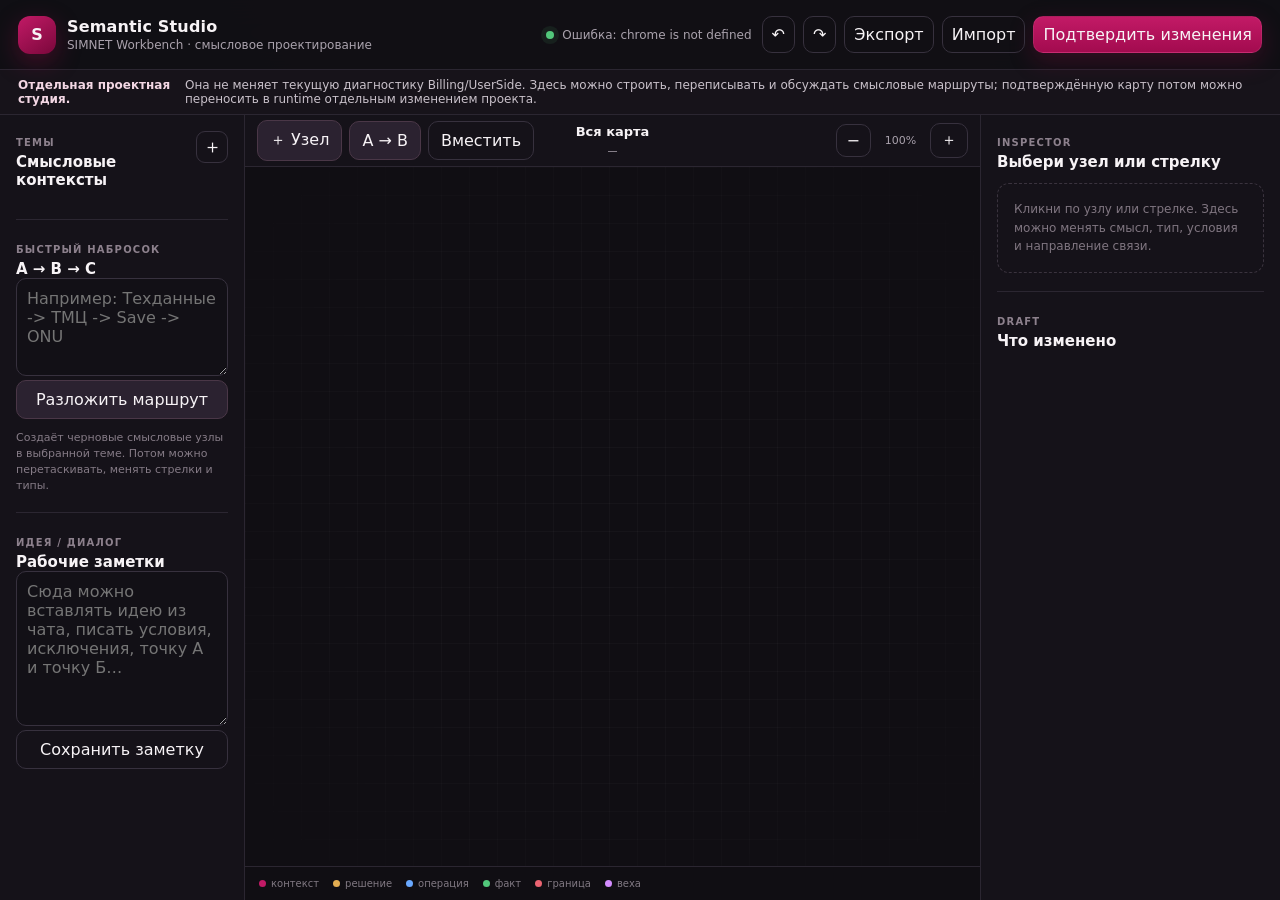
<file: src/semantic-studio/index.html>
<!doctype html>
<html lang="ru">
<head>
  <meta charset="utf-8">
  <meta name="viewport" content="width=device-width,initial-scale=1">
  <title>SIMNET Semantic Studio</title>
  <link rel="stylesheet" href="studio.css">
</head>
<body>
  <div id="app" class="app-shell">
    <header class="topbar">
      <div class="brand">
        <div class="brand-mark">S</div>
        <div>
          <div class="brand-title">Semantic Studio</div>
          <div class="brand-sub">SIMNET Workbench · смысловое проектирование</div>
        </div>
      </div>
      <div class="top-status">
        <span class="status-dot"></span>
        <span id="saveStatus">Загрузка…</span>
      </div>
      <div class="top-actions">
        <button class="btn ghost" id="undoBtn" type="button">↶</button>
        <button class="btn ghost" id="redoBtn" type="button">↷</button>
        <button class="btn ghost" id="exportBtn" type="button">Экспорт</button>
        <label class="btn ghost file-btn">Импорт<input id="importInput" type="file" accept="application/json"></label>
        <button class="btn primary" id="confirmBtn" type="button">Подтвердить изменения</button>
      </div>
    </header>

    <section class="safety-banner">
      <b>Отдельная проектная студия.</b>
      <span>Она не меняет текущую диагностику Billing/UserSide. Здесь можно строить, переписывать и обсуждать смысловые маршруты; подтверждённую карту потом можно переносить в runtime отдельным изменением проекта.</span>
    </section>

    <main class="workspace">
      <aside class="sidebar left-sidebar">
        <div class="section-head">
          <div>
            <span class="eyebrow">Темы</span>
            <h2>Смысловые контексты</h2>
          </div>
          <button class="icon-btn" id="addContextBtn" type="button" title="Новый контекст">＋</button>
        </div>
        <div id="contextList" class="context-list"></div>

        <div class="sidebar-divider"></div>

        <div class="section-head compact">
          <div>
            <span class="eyebrow">Быстрый набросок</span>
            <h2>A → B → C</h2>
          </div>
        </div>
        <textarea id="quickRouteInput" class="quick-route" rows="4" placeholder="Например: Техданные -> ТМЦ -> Save -> ONU"></textarea>
        <button id="quickRouteBtn" class="btn secondary full" type="button">Разложить маршрут</button>
        <p class="microcopy">Создаёт черновые смысловые узлы в выбранной теме. Потом можно перетаскивать, менять стрелки и типы.</p>

        <div class="sidebar-divider"></div>

        <div class="section-head compact">
          <div>
            <span class="eyebrow">Идея / диалог</span>
            <h2>Рабочие заметки</h2>
          </div>
        </div>
        <textarea id="ideaInput" class="idea-input" rows="7" placeholder="Сюда можно вставлять идею из чата, писать условия, исключения, точку А и точку Б…"></textarea>
        <button id="saveIdeaBtn" class="btn ghost full" type="button">Сохранить заметку</button>
        <div id="ideaList" class="idea-list"></div>
      </aside>

      <section class="canvas-panel">
        <div class="canvas-toolbar">
          <div class="toolbar-group">
            <button id="addNodeBtn" class="btn secondary" type="button">＋ Узел</button>
            <button id="linkModeBtn" class="btn secondary" type="button">A → B</button>
            <button id="fitBtn" class="btn ghost" type="button">Вместить</button>
          </div>
          <div class="toolbar-center">
            <strong id="canvasTitle">Вся карта</strong>
            <span id="canvasMeta">—</span>
          </div>
          <div class="toolbar-group zoom-controls">
            <button id="zoomOutBtn" class="btn ghost" type="button">−</button>
            <span id="zoomLabel">100%</span>
            <button id="zoomInBtn" class="btn ghost" type="button">＋</button>
          </div>
        </div>

        <div id="linkHint" class="link-hint hidden"></div>
        <div id="canvasViewport" class="canvas-viewport">
          <div class="canvas-grid"></div>
          <div id="canvasWorld" class="canvas-world">
            <svg id="edgeLayer" class="edge-layer" width="6000" height="4000" viewBox="0 0 6000 4000"></svg>
            <div id="nodeLayer" class="node-layer"></div>
          </div>
        </div>

        <div class="legend">
          <span><i class="swatch context"></i>контекст</span>
          <span><i class="swatch decision"></i>решение</span>
          <span><i class="swatch operation"></i>операция</span>
          <span><i class="swatch fact"></i>факт</span>
          <span><i class="swatch gate"></i>граница</span>
          <span><i class="swatch milestone"></i>веха</span>
        </div>
      </section>

      <aside class="sidebar inspector-sidebar">
        <div class="section-head">
          <div>
            <span class="eyebrow">Inspector</span>
            <h2 id="inspectorTitle">Выбери узел или стрелку</h2>
          </div>
        </div>
        <div id="inspectorBody" class="inspector-body">
          <div class="empty-state">Кликни по узлу или стрелке. Здесь можно менять смысл, тип, условия и направление связи.</div>
        </div>

        <div class="sidebar-divider"></div>

        <div class="section-head compact">
          <div>
            <span class="eyebrow">Draft</span>
            <h2>Что изменено</h2>
          </div>
        </div>
        <div id="diffSummary" class="diff-summary"></div>
      </aside>
    </main>
  </div>

  <div id="confirmModal" class="modal hidden" role="dialog" aria-modal="true" aria-labelledby="confirmTitle">
    <div class="modal-backdrop" data-close-modal></div>
    <div class="modal-card">
      <div class="modal-kicker">Точка A → точка B</div>
      <h2 id="confirmTitle">Подтвердить смысловую версию?</h2>
      <p>Перед подтверждением проверь краткое резюме. Подтверждение сохраняет новую версию только в Semantic Studio и не вмешивается в рабочую диагностику.</p>
      <div id="confirmSummary" class="confirm-summary"></div>
      <label class="field-label" for="versionNote">Комментарий к версии</label>
      <textarea id="versionNote" rows="3" placeholder="Что изменили и зачем"></textarea>
      <div class="modal-actions">
        <button class="btn ghost" type="button" data-close-modal>Отмена</button>
        <button class="btn primary" id="confirmApplyBtn" type="button">Подтвердить версию</button>
      </div>
    </div>
  </div>

  <div id="toast" class="toast hidden"></div>

  <script src="../content/namespace.js"></script>
  <script src="../core/semantic-tree.js"></script>
  <script src="studio.js"></script>
</body>
</html>
</file>
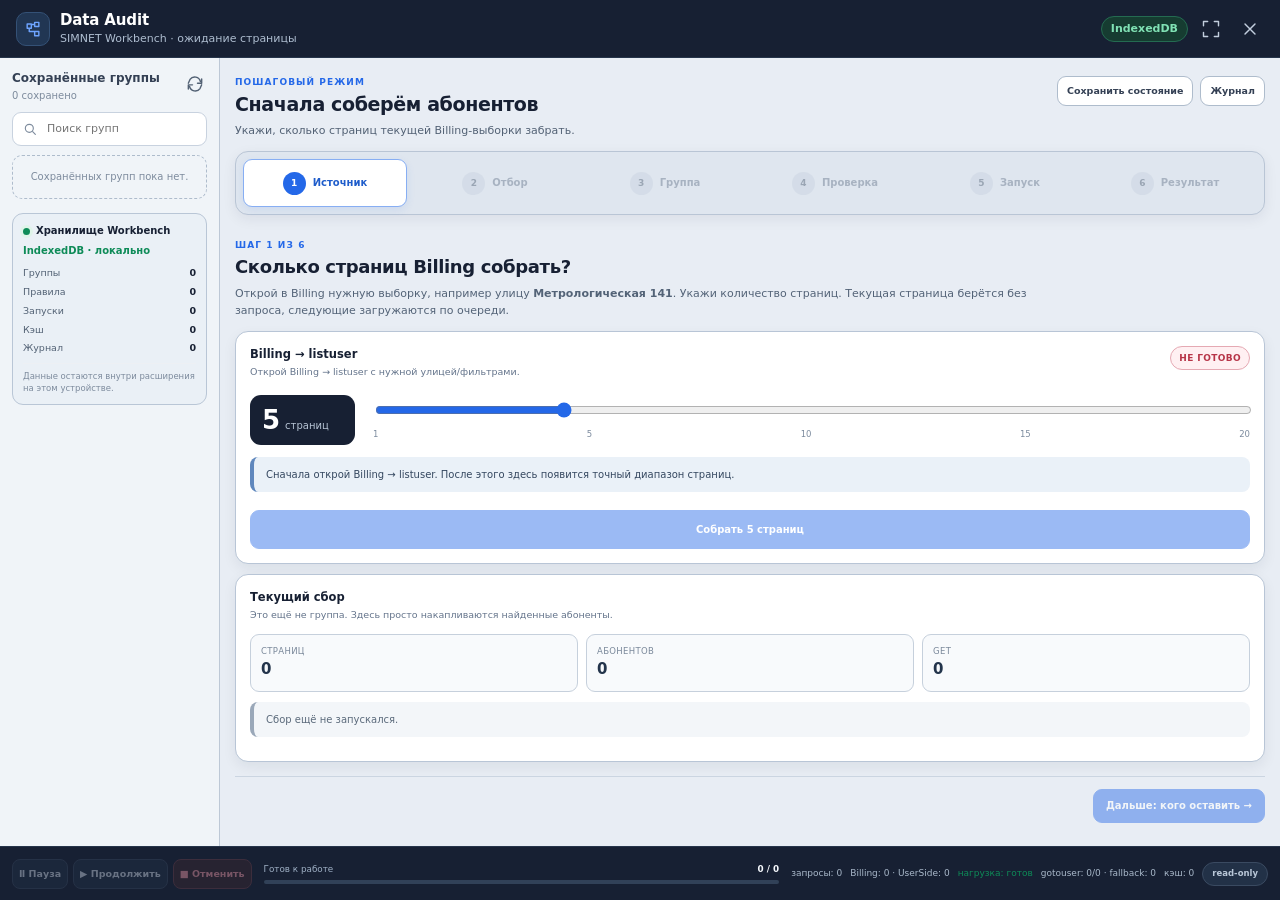
<file: src/audit/audit.html>
<!doctype html>
<html lang="ru">
<head>
  <meta charset="utf-8">
  <meta name="viewport" content="width=device-width,initial-scale=1">
  <title>SIMNET Data Audit</title>
  <link rel="stylesheet" href="audit.css">
</head>
<body>
  <div id="app" class="app">
    <header class="topbar">
      <div class="brand-block">
        <div class="brand-mark" aria-hidden="true">
          <svg viewBox="0 0 24 24"><path d="M5 6h5v5H5zM14 4h5v5h-5zM14 15h5v5h-5zM7.5 11v4m0 0h6.5m0-8.5h-4"/></svg>
        </div>
        <div>
          <div class="brand-title">Data Audit</div>
          <div id="hostLabel" class="brand-subtitle">SIMNET Workbench · ожидание страницы</div>
        </div>
      </div>
      <div class="top-actions">
        <span id="dbBadge" class="status-chip ok">IndexedDB</span>
        <button id="expandBtn" class="icon-btn" type="button" title="Развернуть">
          <svg viewBox="0 0 24 24"><path d="M8 3H3v5M16 3h5v5M8 21H3v-5M16 21h5v-5"/></svg>
        </button>
        <button id="closeBtn" class="icon-btn" type="button" title="Закрыть">
          <svg viewBox="0 0 24 24"><path d="m6 6 12 12M18 6 6 18"/></svg>
        </button>
      </div>
    </header>

    <div class="content">
      <aside class="sidebar">
        <section class="side-section source-section legacy-ui">
          <div class="section-title">1. Возьми исходный список</div>
          <button id="captureBillingBtn" class="source-card billing" type="button">
            <span class="source-icon"><svg viewBox="0 0 24 24"><path d="M4 5h16v14H4zM4 9h16M9 9v10"/></svg></span>
            <span class="source-copy"><b>Добавить текущую страницу</b><small id="captureHint">Открой любую страницу Billing → listuser. Добавление не делает сетевых запросов.</small></span>
            <span class="source-arrow">→</span>
          </button>
          <button id="manualBtn" class="source-card manual" type="button">
            <span class="source-icon"><svg viewBox="0 0 24 24"><path d="M7 4h10v16H7zM9 2h6v4H9zM10 10h4M10 14h4"/></svg></span>
            <span class="source-copy"><b>Вставить договоры</b><small>Добавить временную выборку вручную</small></span>
            <span class="source-arrow">→</span>
          </button>
        </section>

        <section class="side-section library-section">
          <div class="library-head">
            <div>
              <div class="section-title">Сохранённые группы</div>
              <div id="groupCount" class="section-subtitle">0 сохранено</div>
            </div>
            <button id="refreshGroupsBtn" class="mini-icon" type="button" title="Обновить">
              <svg viewBox="0 0 24 24"><path d="M20 6v5h-5M4 18v-5h5M18.5 9A7 7 0 0 0 6 6.5L4 11m16 2-2 4.5A7 7 0 0 1 5.5 15"/></svg>
            </button>
          </div>
          <div class="search-wrap">
            <svg viewBox="0 0 24 24"><circle cx="11" cy="11" r="6"/><path d="m16 16 4 4"/></svg>
            <input id="groupSearch" type="search" placeholder="Поиск групп">
          </div>
          <div id="groupList" class="group-list"></div>
        </section>

        <section class="storage-card">
          <div class="storage-head">
            <span class="storage-dot"></span>
            <b>Хранилище Workbench</b>
          </div>
          <div class="storage-title">IndexedDB · локально</div>
          <div class="storage-grid">
            <span>Группы</span><b id="storageGroups">0</b>
            <span>Правила</span><b id="storageRules">0</b>
            <span>Запуски</span><b id="storageRuns">0</b>
            <span>Кэш</span><b id="storageCache">0</b>
            <span>Журнал</span><b id="storageLogs">0</b>
          </div>
          <div class="storage-note">Данные остаются внутри расширения на этом устройстве.</div>
        </section>
      </aside>

      <main class="workspace">

        <div id="wizardShell" class="wizard-shell">
          <div class="wizard-headline">
            <div>
              <div class="eyebrow">ПОШАГОВЫЙ РЕЖИМ</div>
              <h1 id="wizardTitle">Сначала соберём абонентов</h1>
              <p id="wizardSubtitle">Data Audit ведёт по одному действию за раз. Следующий шаг откроется только после завершения текущего.</p>
            </div>
            <div class="wizard-head-actions">
              <button id="wizardSaveProgressBtn" class="outline-btn small" type="button">Сохранить состояние</button>
              <button id="wizardJournalBtn" class="outline-btn small" type="button">Журнал</button>
            </div>
          </div>

          <nav id="wizardSteps" class="wizard-steps" aria-label="Этапы Data Audit">
            <button type="button" data-wstep="1" class="wizard-step active"><span>1</span><b>Источник</b></button>
            <button type="button" data-wstep="2" class="wizard-step" disabled><span>2</span><b>Отбор</b></button>
            <button type="button" data-wstep="3" class="wizard-step" disabled><span>3</span><b>Группа</b></button>
            <button type="button" data-wstep="4" class="wizard-step" disabled><span>4</span><b>Проверка</b></button>
            <button type="button" data-wstep="5" class="wizard-step" disabled><span>5</span><b>Запуск</b></button>
            <button type="button" data-wstep="6" class="wizard-step" disabled><span>6</span><b>Результат</b></button>
          </nav>

          <section id="wizardStep1" class="wizard-view active">
            <div class="wizard-question">
              <span class="wizard-kicker">ШАГ 1 ИЗ 6</span>
              <h2>Сколько страниц Billing собрать?</h2>
              <p>Открой в Billing нужную выборку, например улицу <b>Метрологическая 141</b>. Укажи количество страниц. Текущая страница берётся без запроса, следующие загружаются по очереди.</p>
            </div>
            <div class="wizard-card source-wizard-card">
              <div class="wizard-card-head">
                <div><b>Billing → listuser</b><small id="wizardSourceHost">Открой страницу списка абонентов.</small></div>
                <span id="wizardSourceReady" class="wizard-state bad">не готово</span>
              </div>
              <div class="page-slider-row">
                <div class="page-slider-value"><strong id="pageCountValue">5</strong><span>страниц</span></div>
                <div class="page-slider-control">
                  <input id="pageCountRange" type="range" min="1" max="20" step="1" value="5">
                  <div class="range-labels"><span>1</span><span>5</span><span>10</span><span>15</span><span>20</span></div>
                </div>
              </div>
              <div id="pagePlanText" class="human-summary">Открой Billing → listuser, чтобы увидеть план сбора.</div>
              <button id="wizardCaptureBtn" class="primary-btn wide-btn" type="button" disabled>Собрать 5 страниц</button>
            </div>
            <div id="collectionSummary" class="wizard-card result-summary-card">
              <div class="wizard-card-head"><div><b>Текущий сбор</b><small>Это ещё не группа. Здесь просто накапливаются найденные абоненты.</small></div></div>
              <div class="summary-metrics"><div><span>Страниц</span><strong id="collectionPages">0</strong></div><div><span>Абонентов</span><strong id="collectionMembers">0</strong></div><div><span>GET</span><strong id="collectionRequests">0</strong></div></div>
              <div id="collectionStatusText" class="human-summary muted">Сбор ещё не запускался.</div>
            </div>
            <div class="wizard-footer"><span></span><button id="wizardStep1Next" class="primary-btn" type="button" disabled>Дальше: кого оставить →</button></div>
          </section>

          <section id="wizardStep2" class="wizard-view">
            <div class="wizard-question"><span class="wizard-kicker">ШАГ 2 ИЗ 6</span><h2>Кого оставить из собранных?</h2><p>Выбери простое правило отбора. Исходный сбор не изменяется: мы только формируем список тех, кто пойдёт дальше.</p></div>
            <div class="choice-grid">
              <label class="choice-card"><input type="radio" name="wizardFilter" value="pon"><span class="choice-dot"></span><div><b>Оставить только PON</b><small>Для каждого абонента прочитаем техданные Billing и оставим тех, у кого определяется PON / GPON / EPON / GCOM / Huawei.</small></div></label>
              <label class="choice-card"><input type="radio" name="wizardFilter" value="all"><span class="choice-dot"></span><div><b>Оставить всех</b><small>Ничего не фильтровать. Все собранные абоненты попадут в группу.</small></div></label>
            </div>
            <div id="filterHumanText" class="human-summary attention">Сначала выбери, кого оставить. До этого запуск недоступен.</div>
            <div id="filterPlan" class="wizard-plan-grid"><div><span>Собрано</span><strong id="filterPlanMembers">0</strong></div><div><span>Billing GET</span><strong id="filterPlanRequests">0</strong></div><div><span>Параллелизм</span><strong>1</strong></div></div>
            <button id="wizardFilterRun" class="primary-btn wide-btn" type="button" disabled>Применить отбор</button>
            <div id="filterResultSummary" class="human-summary success" hidden></div>
            <div class="wizard-footer"><button id="wizardStep2Back" class="outline-btn" type="button">← Назад</button><button id="wizardStep2Next" class="primary-btn" type="button" disabled>Дальше: создать группу →</button></div>
          </section>

          <section id="wizardStep3" class="wizard-view">
            <div class="wizard-question"><span class="wizard-kicker">ШАГ 3 ИЗ 6</span><h2>Сохрани отобранных как группу</h2><p>Группа — это постоянный список абонентов. Проверки потом будут добавлять к ней отметки и историю, но состав сам по себе не меняется.</p></div>
            <div class="wizard-card form-card">
              <div class="group-count-banner"><strong id="wizardGroupCount">0</strong><span>абонентов попадут в группу</span></div>
              <label>Название группы <em>обязательно</em><input id="wizardGroupName" type="text" placeholder="Например: Метрологическая 141 · PON"></label>
              <label>Для чего <small>необязательно</small><input id="wizardGroupPurpose" type="text" placeholder="Например: сверка ONU Serial/MAC с ТМЦ"></label>
              <label>Цвет</label>
              <div id="wizardColorPicker" class="color-picker">
                <button class="color-option blue active" data-wizard-color="blue" type="button" title="Синий"></button>
                <button class="color-option green" data-wizard-color="green" type="button" title="Зелёный"></button>
                <button class="color-option purple" data-wizard-color="purple" type="button" title="Фиолетовый"></button>
                <button class="color-option amber" data-wizard-color="amber" type="button" title="Жёлтый"></button>
                <button class="color-option red" data-wizard-color="red" type="button" title="Красный"></button>
              </div>
              <button id="wizardGroupSave" class="primary-btn wide-btn" type="button" disabled>Создать группу</button>
              <div id="wizardGroupSaved" class="human-summary success" hidden></div>
            </div>
            <div class="wizard-footer"><button id="wizardStep3Back" class="outline-btn" type="button">← Назад</button><button id="wizardStep3Next" class="primary-btn" type="button" disabled>Дальше: выбрать проверку →</button></div>
          </section>

          <section id="wizardStep4" class="wizard-view">
            <div class="wizard-question"><span class="wizard-kicker">ШАГ 4 ИЗ 6</span><h2>Что проверить в этой группе?</h2><p id="wizardCheckGroupLabel">Сначала должна быть создана или выбрана сохранённая группа.</p></div>
            <div class="choice-grid">
              <label class="choice-card"><input type="radio" name="wizardCheck" value="onu_identity_compare"><span class="choice-dot"></span><div><b>OLT + готовность ONU: Billing ↔ ТМЦ</b><small>Основная проверка. Для каждого абонента идём Billing → ТМЦ: подтверждаем фактическую OLT и одновременно сверяем/добираем S/N и ONU MAC. Если ТМЦ не дала данных — в результате появится совет перейти к поиску MAC по оборудованию.</small></div></label>
              <label class="choice-card"><input type="radio" name="wizardCheck" value="olt_compare"><span class="choice-dot"></span><div><b>Только OLT: Billing ↔ ТМЦ</b><small>Узкая проверка только OLT без оценки заполненности S/N и ONU MAC.</small></div></label>
            </div>
            <div id="checkHumanText" class="human-summary attention">Выбери тип проверки. Состав группы не изменится.</div>
            <div class="wizard-footer"><button id="wizardStep4Back" class="outline-btn" type="button">← Назад</button><button id="wizardStep4Next" class="primary-btn" type="button" disabled>Дальше: посмотреть нагрузку →</button></div>
          </section>

          <section id="wizardStep5" class="wizard-view">
            <div class="wizard-question"><span class="wizard-kicker">ШАГ 5 ИЗ 6</span><h2>Проверь план и запусти</h2><p>Это верхняя оценка. Кэш может уменьшить реальное число запросов. Новые запросы запускаются строго по одному.</p></div>
            <div class="wizard-plan-grid large"><div><span>Абонентов</span><strong id="wizardPlanMembers">0</strong></div><div><span>Billing</span><strong id="wizardPlanBilling">0</strong><small>до 1 GET/абонента</small></div><div><span>UserSide / ТМЦ</span><strong id="wizardPlanTmc">0</strong><small>gotouser + fallback + ТМЦ, до 4 GET/абонента</small></div><div><span>Максимум</span><strong id="wizardPlanMax">0</strong></div><div><span>Параллелизм</span><strong>1</strong></div></div>
            <div id="wizardPlanHuman" class="human-summary"></div>
            <button id="wizardRunCheck" class="primary-btn wide-btn" type="button">Запустить проверку</button>
            <div class="wizard-footer"><button id="wizardStep5Back" class="outline-btn" type="button">← Назад</button><span></span></div>
          </section>

          <section id="wizardStep6" class="wizard-view">
            <div class="wizard-question"><span class="wizard-kicker">ШАГ 6 ИЗ 6</span><h2>Результат проверки</h2><p id="wizardResultSubtitle">Проверка ещё не запускалась.</p></div>
            <div class="stats-grid wizard-stats"><div class="stat"><span>Проверено</span><strong id="wizardStatChecked">0</strong></div><div class="stat warn"><span>Проблем</span><strong id="wizardStatProblems">0</strong></div><div class="stat"><span>Ошибок</span><strong id="wizardStatErrors">0</strong></div><div class="stat"><span>Кэш</span><strong id="wizardStatCache">0</strong></div></div>
            <div id="wizardNetworkSummary" class="human-summary muted">Сетевая статистика появится после запуска.</div>
            <div class="result-toolbar"><label class="check-row"><input id="wizardProblemsOnly" type="checkbox"> только проблемы</label><div class="search-wrap result-search"><svg viewBox="0 0 24 24"><circle cx="11" cy="11" r="6"/><path d="m16 16 4 4"/></svg><input id="wizardResultSearch" type="search" placeholder="Договор / OLT / MAC / Serial"></div></div>
            <div class="table-wrap"><table><thead><tr><th>Абонент</th><th>Billing OLT</th><th>ТМЦ OLT</th><th>Serial</th><th>ONU MAC</th><th>Итог / следующий шаг</th></tr></thead><tbody id="wizardResultBody"><tr class="empty-table"><td colspan="6">Нет результата.</td></tr></tbody></table></div>
            <div class="result-actions wizard-result-actions"><button id="wizardFixResult" class="primary-btn" type="button">Зафиксировать проверку в группе</button><button id="wizardOpenGroup" class="outline-btn" type="button">Открыть группу / историю</button><button id="wizardExportCsv" class="outline-btn" type="button">CSV</button></div>
            <div class="wizard-footer"><span></span><div class="wizard-result-actions"><button id="wizardRepeatAudit" class="outline-btn" type="button">Новая проверка на этой группе</button><button id="wizardNewAudit" class="outline-btn" type="button">Начать заново</button></div></div>
          </section>

          <section id="wizardJournalPanel" class="wizard-journal-panel" hidden>
            <div class="wizard-journal-head"><div><b>Журнал Data Audit</b><small>Пишем смысл действий: что выбрано, что запущено, что остановлено и что сохранено. Строку можно раскрыть.</small></div><div class="wizard-result-actions"><button id="wizardJournalTxt" class="outline-btn small" type="button">Экспорт TXT</button><button id="wizardJournalJson" class="outline-btn small" type="button">Экспорт JSON</button><button id="wizardJournalClose" class="outline-btn small" type="button">Закрыть</button></div></div>
            <div class="table-wrap journal-wrap"><table><thead><tr><th>Время</th><th>Тип</th><th>Что произошло</th></tr></thead><tbody id="wizardJournalBody"><tr class="empty-table"><td colspan="3">Журнал пока пуст.</td></tr></tbody></table></div>
          </section>
        </div>
        <nav class="steps legacy-ui" aria-label="Этапы аудита">
          <button class="step active" data-view="builder" type="button"><span>1</span><b>Набор</b></button>
          <button class="step" data-view="rules" type="button"><span>2</span><b>Правила</b></button>
          <button class="step" data-view="results" type="button"><span>3</span><b>Результат</b></button>
          <button class="step" data-view="journal" type="button"><span>4</span><b>Журнал</b></button>
        </nav>

        <section id="builderView" class="view legacy-ui active">
          <div class="view-head">
            <div>
              <div class="eyebrow">ШАГ 1</div>
              <h1>Что будем проверять?</h1>
              <p>Открывай нужные страницы Billing и добавляй их в один текущий сбор. Когда абонентов достаточно — сохрани как группу.</p>
            </div>
            <button id="clearWorkspaceBtn" class="text-btn" type="button">Очистить</button>
          </div>

          <div id="dropZone" class="drop-zone">
            <div id="selectedGroups" class="selected-groups"></div>
            <div id="emptyDrop" class="empty-drop">
              <svg viewBox="0 0 24 24"><path d="M4 7h6l2 2h8v10H4z"/><path d="M12 12v5m-2-2 2 2 2-2"/></svg>
              <b>Здесь появятся выбранные абоненты</b>
              <small>Каждая нажатая страница Billing добавляется в тот же текущий сбор с удалением повторов.</small>
            </div>
          </div>

          <div class="concept-note">
            <div><b>Текущий сбор</b><span>накапливай любые страницы Billing, пока количества достаточно.</span></div>
            <div><b>Группа</b><span>после сохранения состав фиксируется; аудит только добавляет пометки, но не удаляет абонентов.</span></div>
          </div>

<div id="mixSection" hidden>
          <div class="block-title" id="mixTitle">Если списков несколько — как их смешать</div>
          <div id="modeHelp" class="section-subtitle mode-help">С одним списком этот шаг не нужен.</div>
          <div id="modeCards" class="mode-cards">
            <button class="mode-card active" data-mode="union" type="button">
              <span class="mode-check">✓</span>
              <span class="mode-icon union"><svg viewBox="0 0 24 24"><circle cx="9" cy="12" r="6"/><circle cx="15" cy="12" r="6"/></svg></span>
              <b>Объединить списки</b>
              <code>A + B + C</code>
              <small>Берём всех из A, B, C. Повторы удаляем. Потом проверяем общий список.</small>
            </button>
            <button class="mode-card" data-mode="intersection" type="button">
              <span class="mode-check">✓</span>
              <span class="mode-icon intersection"><svg viewBox="0 0 24 24"><circle cx="9" cy="12" r="6"/><circle cx="15" cy="12" r="6"/><path d="M12 7a6 6 0 0 1 0 10"/></svg></span>
              <b>Только общие</b>
              <code>A ∩ B ∩ C</code>
              <small>Оставляем только абонентов, которые одновременно есть во всех выбранных списках.</small>
            </button>
            <button class="mode-card" data-mode="difference" type="button">
              <span class="mode-check">✓</span>
              <span class="mode-icon difference"><svg viewBox="0 0 24 24"><circle cx="9" cy="12" r="6"/><circle cx="15" cy="12" r="6"/><path d="M4 12h10"/></svg></span>
              <b>Исключить</b>
              <code>A − B</code>
              <small>Берём A и убираем тех, кто есть в B. Если списков больше: A − (B + C + …).</small>
            </button>
          </div>

          <div class="flow-note">
            <svg viewBox="0 0 24 24"><circle cx="12" cy="12" r="9"/><path d="M12 10v6M12 7h.01"/></svg>
            <div><b>Сначала формируем общий набор.</b><span>Правила проверки применяются уже к получившемуся списку.</span></div>
          </div>

          <div class="preview-card">
            <div class="preview-label">Что получится до проверки</div>
            <div id="mixPreview" class="mix-preview">Добавь хотя бы одну группу.</div>
            <div id="mixResult" class="mix-result"><strong>0</strong><span>уникальных абонентов</span></div>
          </div>
          </div>

          <div class="view-footer">
            <button id="toRulesBtn" class="primary-btn" type="button">Дальше: задать правила <span>→</span></button>
          </div>
        </section>

        <section id="rulesView" class="view legacy-ui">
          <div class="view-head">
            <div>
              <div class="eyebrow">ШАГ 2</div>
              <h1>Задай условия проверки</h1>
              <p>Сначала читаем Billing. UserSide / ТМЦ подключаем только если он нужен.</p>
            </div>
            <button id="saveRuleBtn" class="text-btn" type="button">Сохранить правило</button>
          </div>

          <div class="audit-type-card">
            <label for="auditType"><b>Что проверить</b></label>
            <select id="auditType">
              <option value="onu_identity_compare">Проверить OLT + готовность ONU: Billing ↔ ТМЦ</option>
              <option value="olt_compare">Сверить только OLT: Billing ↔ UserSide / ТМЦ</option>
              <option value="custom">Отфильтровать абонентов по Billing</option>
            </select>
            <small id="auditTypeHint">Основной режим подтверждает фактическую OLT и показывает, какие S/N / ONU MAC нужно дозаполнить в Billing. Если ТМЦ не дала данных, следующий источник — поиск MAC по оборудованию.</small>
          </div>

          <div id="customRulesWrap" class="custom-rules-wrap">          <div class="source-flow">
            <div class="source-stage active"><span>1</span><div><b>Billing → техданные</b><small>Технология · OLT · ONU Serial · ONU MAC · MAC абонента</small></div></div>
            <div class="flow-arrow">→</div>
            <div class="source-stage"><span>2</span><div><b>Отбор по условиям</b><small>Фильтруем локально, без новых запросов</small></div></div>
            <div class="flow-arrow">→</div>
            <div class="source-stage optional"><span>3</span><div><b>UserSide / ТМЦ</b><small>Только для прошедших первичный отбор</small></div></div>
          </div>

          <div class="quick-presets">
            <span>Быстрый отбор:</span>
            <button id="ponPresetBtn" class="outline-btn small" type="button">Только PON</button>
          </div>

          <div class="rule-section">
            <div class="rule-section-head">
              <div><div class="block-title">Условия отбора</div><div class="section-subtitle">Все строки объединяются через AND</div></div>
              <button id="addRuleBtn" class="outline-btn small" type="button">+ Условие</button>
            </div>
            <div id="rulesList" class="rules-list"></div>
            <div id="ruleSummary" class="rule-summary"></div>
          </div>

          <div class="after-section">
            <div class="block-title">После отбора</div>
            <label class="radio-row"><input type="radio" name="afterMode" value="billing" checked><span><b>Только собрать результат Billing</b><small>Никаких запросов в UserSide.</small></span></label>
            <label class="radio-row"><input type="radio" name="afterMode" value="tmc"><span><b>Сверить найденных в UserSide / ТМЦ</b><small>Дополнительно получить OLT, Serial, MAC и Interface.</small></span></label>
            <div id="tmcFields" class="tmc-fields disabled">
              <label><input type="checkbox" value="olt" checked> OLT</label>
              <label><input type="checkbox" value="onuMac" checked> ONU MAC</label>
              <label><input type="checkbox" value="onuSerial" checked> Serial</label>
              <label><input type="checkbox" value="interface" checked> Interface</label>
            </div>
          </div>
          </div>

          <div class="request-plan">
            <div><span>Абонентов</span><strong id="planMembers">0</strong><small>будет проверено</small></div>
            <div><span>Billing</span><strong id="planBillingRequests">0–0</strong><small>GET-запросов</small></div>
            <div><span>UserSide / ТМЦ</span><strong id="planTmcRequests">0</strong><small>до 4 GET/абонента при fallback</small></div>
            <div><span>Максимум</span><strong id="planRequests">0</strong><small>до кэша</small></div>
            <div id="planLoadCard" class="load-card low"><span>Нагрузка</span><strong id="planLoad">низкая</strong><small id="planLoadNote">1 запрос за раз</small></div>
          </div>
          <div class="load-note">Оценка показывает верхнюю границу клиентских GET-запросов. Кэш может уменьшить фактическое число. Data Audit запускает запросы последовательно — параллелизм 1.</div>

          <div class="view-footer split-actions">
            <button id="backToBuilderBtn" class="outline-btn" type="button">← Набор</button>
            <button id="collectBtn" class="outline-btn" type="button">Собрать Billing</button>
            <button id="runBtn" class="primary-btn" type="button">Запустить проверку <span>▶</span></button>
          </div>
        </section>

        <section id="resultsView" class="view legacy-ui">
          <div class="view-head results-head">
            <div>
              <div class="eyebrow">ШАГ 3</div>
              <h1>Результат аудита</h1>
              <p id="resultSubtitle">Запусти проверку, чтобы получить выборку.</p>
            </div>
            <div class="result-actions">
              <button id="exportCsvBtn" class="outline-btn small" type="button">CSV</button>
              <button id="saveFilteredGroupBtn" class="outline-btn small" type="button" hidden>Сохранить отобранных как группу</button>
              <button id="saveResultBtn" class="primary-btn small" type="button">Зафиксировать проверку</button>
            </div>
          </div>

          <div class="stats-grid">
            <div class="stat"><span>Проверено</span><strong id="statChecked">0</strong></div>
            <div class="stat warn"><span id="statMatchedLabel">Расхождения / проблемы</span><strong id="statMatched">0</strong></div>
            <div class="stat"><span>Billing ошибок</span><strong id="statErrors">0</strong></div>
            <div class="stat"><span>Кэш</span><strong id="statCache">0</strong></div>
          </div>

          <div class="result-toolbar">
            <label class="check-row"><input id="problemsOnly" type="checkbox"> <span id="problemsOnlyLabel">только проблемы / расхождения</span></label>
            <div class="search-wrap result-search"><svg viewBox="0 0 24 24"><circle cx="11" cy="11" r="6"/><path d="m16 16 4 4"/></svg><input id="resultSearch" type="search" placeholder="Договор / OLT / MAC"></div>
          </div>

          <div class="table-wrap">
            <table>
              <thead><tr><th>Абонент</th><th>Billing OLT</th><th>ТМЦ OLT</th><th>ONU Serial</th><th>ONU MAC</th><th>Итог / следующий шаг</th></tr></thead>
              <tbody id="resultBody"></tbody>
            </table>
          </div>

          <div class="view-footer">
            <button id="backToRulesBtn" class="outline-btn" type="button">← Изменить правила</button>
          </div>
        </section>
        <section id="journalView" class="view legacy-ui">
          <div class="view-head results-head">
            <div>
              <div class="eyebrow">ЖУРНАЛ</div>
              <h1>История действий Data Audit</h1>
              <p>Семантические события: что было добавлено, сохранено, запущено, остановлено и зафиксировано.</p>
            </div>
            <button id="refreshJournalBtn" class="outline-btn small" type="button">Обновить</button>
          </div>
          <div class="table-wrap journal-wrap">
            <table>
              <thead><tr><th>Время</th><th>Тип</th><th>Что произошло</th></tr></thead>
              <tbody id="journalBody"><tr class="empty-table"><td colspan="3">Журнал пока пуст.</td></tr></tbody>
            </table>
          </div>
        </section>
      </main>
    </div>

    <footer class="statusbar">
      <div class="run-controls">
        <button id="pauseBtn" type="button" disabled><span>Ⅱ</span> Пауза</button>
        <button id="resumeBtn" type="button" disabled><span>▶</span> Продолжить</button>
        <button id="finishHereBtn" class="finish" type="button" disabled hidden><span>✓</span> Хватит — взять собранное</button>
        <button id="stopBtn" class="stop" type="button" disabled><span>■</span> Отменить</button>
      </div>
      <div class="progress-area">
        <div class="progress-top"><span id="progressText">Готов к работе</span><b id="progressCount">0 / 0</b></div>
        <div class="progress-track"><span id="progressBar"></span></div>
      </div>
      <div class="status-meta">
        <span id="requestCounter">запросы: 0</span>
        <span id="requestBreakdown">Billing: 0 · UserSide: 0</span>
        <span id="loadCounter">нагрузка: готов</span>
        <span id="resolverCounter">gotouser: 0/0 · fallback: 0</span>
        <span id="cacheCounter">кэш: 0</span>
        <span class="safe-chip">read-only</span>
      </div>
    </footer>
  </div>

  <div id="modalRoot"></div>
  <script src="../core/tmc-parser.js"></script>
  <script type="module" src="audit.js"></script>
</body>
</html>
</file>
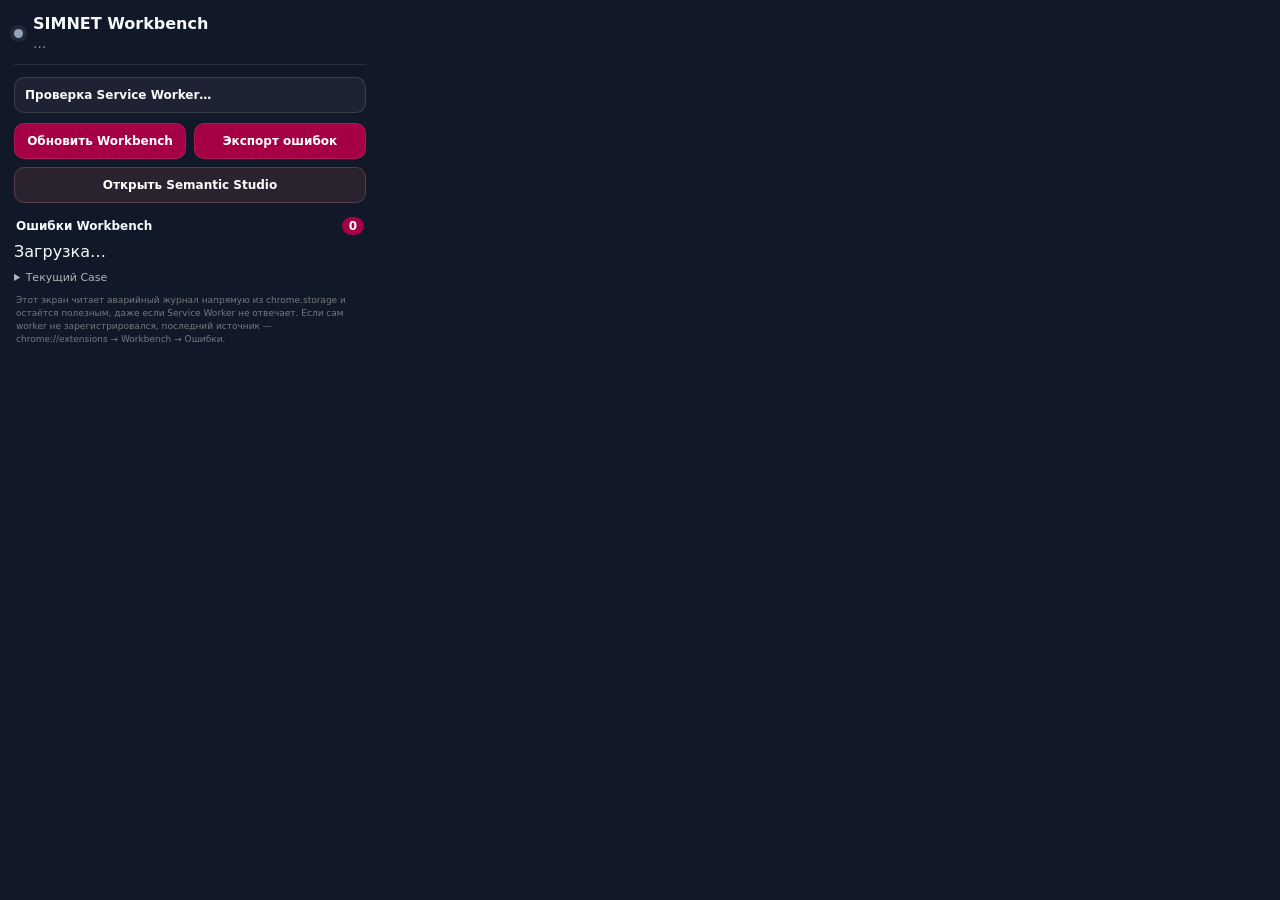
<file: src/ui/popup.html>
<!doctype html>
<html lang="ru">
<head>
  <meta charset="utf-8">
  <meta name="viewport" content="width=device-width,initial-scale=1">
  <title>SIMNET Workbench</title>
  <link rel="stylesheet" href="popup.css">
</head>
<body>
  <header><span class="dot" id="workerDot"></span><div><h1>SIMNET Workbench</h1><small id="version">…</small></div></header>
  <section id="status">Проверка Service Worker…</section>
  <div class="grid">
    <button id="update" type="button">Обновить Workbench</button>
    <button id="exportDiag" type="button">Экспорт ошибок</button>
    <button id="semanticStudio" class="wide" type="button">Открыть Semantic Studio</button>
  </div>
  <section class="diag-head"><b>Ошибки Workbench</b><span id="diagCount">0</span></section>
  <div id="diagnostics" class="diagnostics">Загрузка…</div>
  <details><summary>Текущий Case</summary><pre id="context"></pre></details>
  <p class="hint">Этот экран читает аварийный журнал напрямую из chrome.storage и остаётся полезным, даже если Service Worker не отвечает. Если сам worker не зарегистрировался, последний источник — chrome://extensions → Workbench → Ошибки.</p>
  <script src="popup.js"></script>
</body>
</html>
</file>
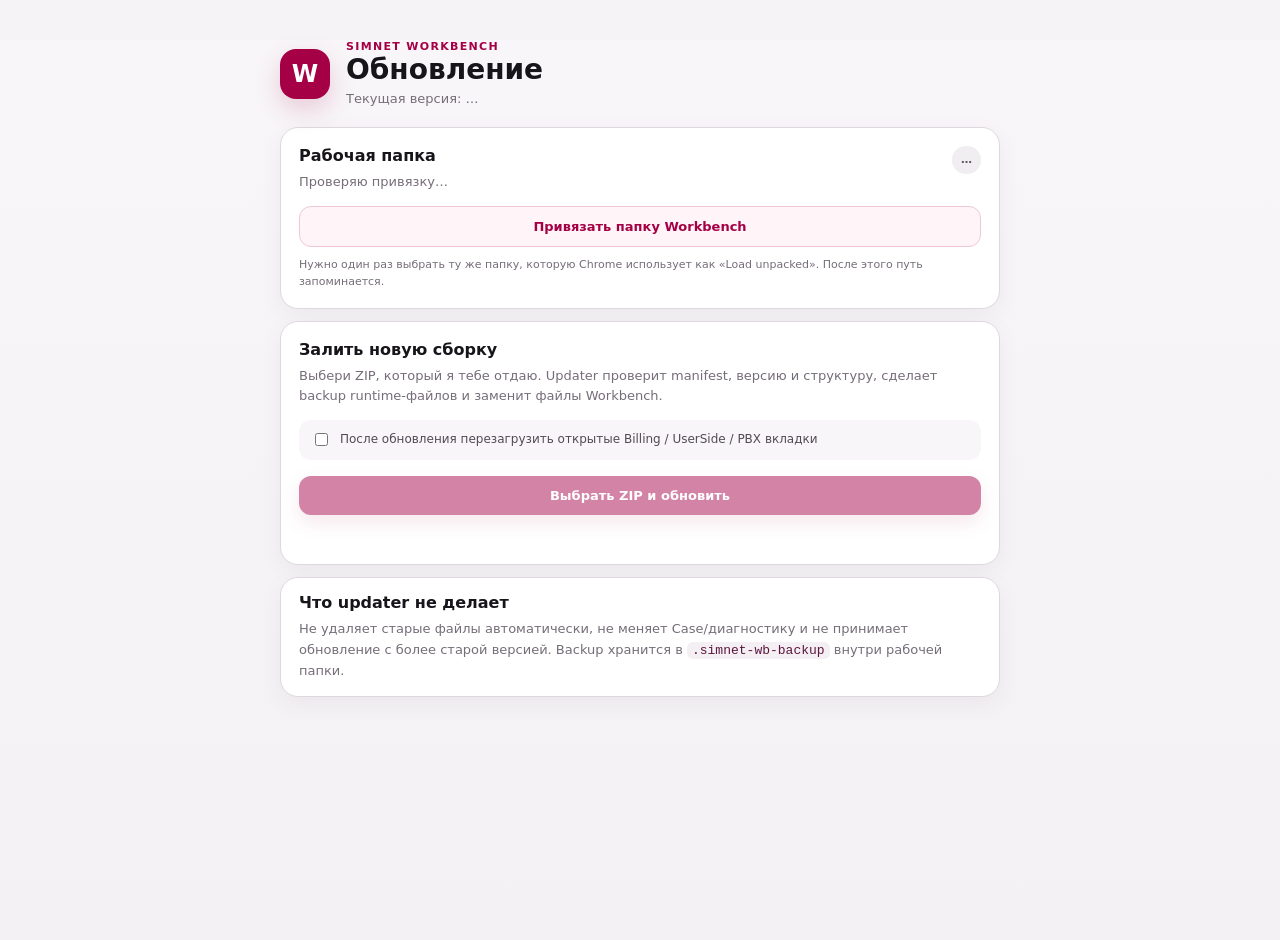
<file: src/ui/updater.html>
<!doctype html>
<html lang="ru">
<head>
  <meta charset="utf-8">
  <meta name="viewport" content="width=device-width,initial-scale=1">
  <title>Обновление SIMNET Workbench</title>
  <link rel="stylesheet" href="updater.css">
</head>
<body>
  <main class="shell">
    <header class="hero">
      <div class="mark">W</div>
      <div>
        <div class="eyebrow">SIMNET WORKBENCH</div>
        <h1>Обновление</h1>
        <p id="versionLine">Текущая версия: …</p>
      </div>
    </header>

    <section class="card" id="folderCard">
      <div class="row">
        <div>
          <h2>Рабочая папка</h2>
          <p id="folderState">Проверяю привязку…</p>
        </div>
        <span class="state" id="folderBadge">…</span>
      </div>
      <button class="secondary" id="bindFolder">Привязать папку Workbench</button>
      <p class="hint">Нужно один раз выбрать ту же папку, которую Chrome использует как «Load unpacked». После этого путь запоминается.</p>
    </section>

    <section class="card update-card">
      <h2>Залить новую сборку</h2>
      <p>Выбери ZIP, который я тебе отдаю. Updater проверит manifest, версию и структуру, сделает backup runtime-файлов и заменит файлы Workbench.</p>
      <label class="check"><input type="checkbox" id="reloadTabs"> <span>После обновления перезагрузить открытые Billing / UserSide / PBX вкладки</span></label>
      <input id="zipInput" type="file" accept=".zip,application/zip" hidden>
      <button class="primary" id="updateButton" disabled>Выбрать ZIP и обновить</button>
      <div class="progress" id="progress" hidden><div id="progressBar"></div></div>
      <div class="message" id="message" aria-live="polite"></div>
    </section>

    <section class="card compact">
      <h2>Что updater не делает</h2>
      <p>Не удаляет старые файлы автоматически, не меняет Case/диагностику и не принимает обновление с более старой версией. Backup хранится в <code>.simnet-wb-backup</code> внутри рабочей папки.</p>
    </section>
  </main>
  <script type="module" src="updater.js"></script>
</body>
</html>
</file>
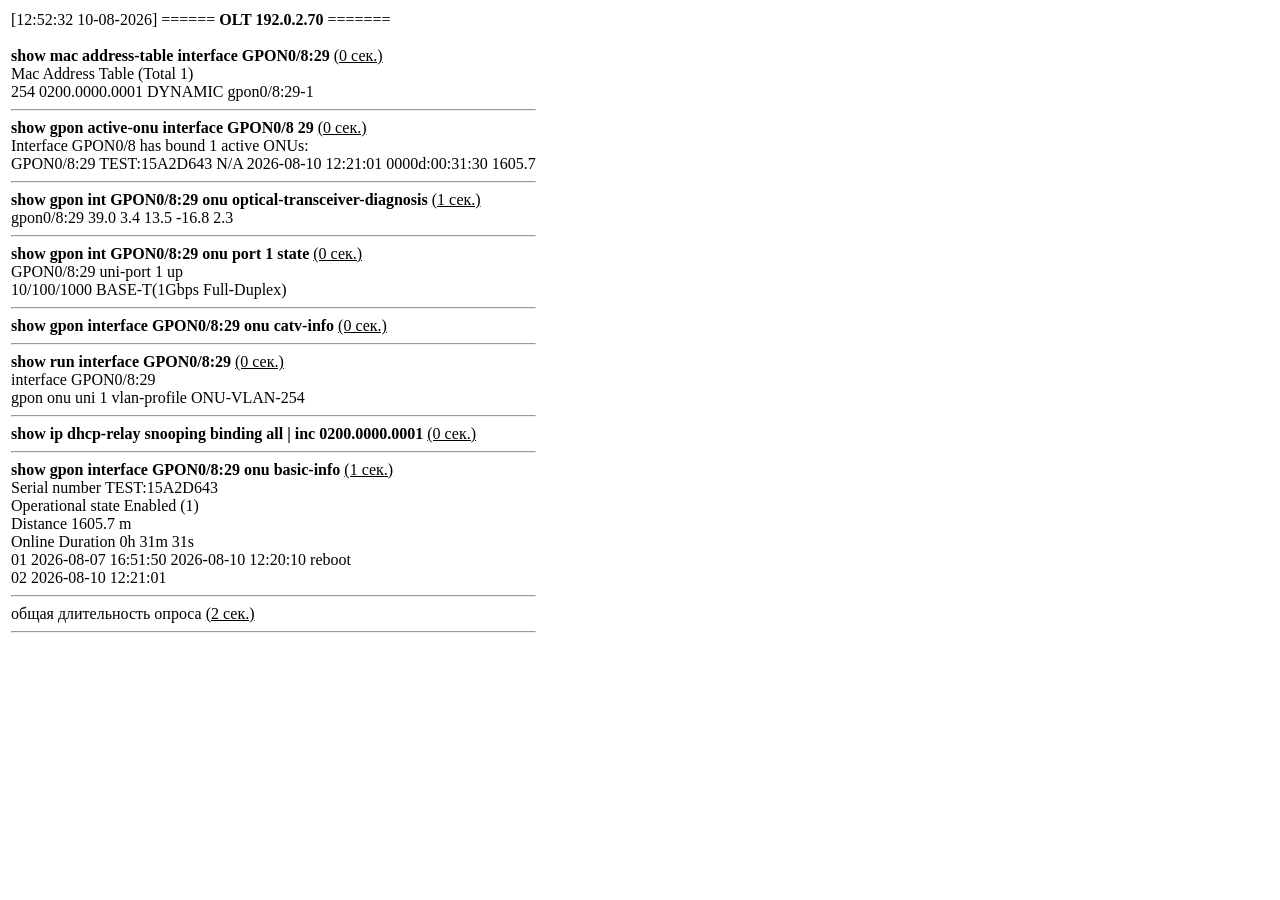
<file: tests/fixtures/bdcom_gpon_flat_poll.html>
<!doctype html>
<html>
<head><title>BDCOM GPON flat terminal fixture</title></head>
<body>
  <table class="table0"><tbody><tr><td>
    <font face="Lucida Console">[12:52:32 10-08-2026] ====== <b>OLT 192.0.2.70</b> ======= <br>
      <br><b>show mac address-table interface GPON0/8:29</b> <u>(0 сек.)</u>
      <br>Mac Address Table (Total 1)
      <br>254 0200.0000.0001 DYNAMIC gpon0/8:29-1
      <br><hr><b>show gpon active-onu interface GPON0/8 29</b> <u>(0 сек.)</u>
      <br>Interface GPON0/8 has bound 1 active ONUs:
      <br>GPON0/8:29 TEST:15A2D643 N/A 2026-08-10 12:21:01 0000d:00:31:30 1605.7
      <br><hr><b>show gpon int GPON0/8:29 onu optical-transceiver-diagnosis</b> <u>(1 сек.)</u>
      <br>gpon0/8:29 39.0 3.4 13.5 -16.8 2.3
      <br><hr><b>show gpon int GPON0/8:29 onu port 1 state</b> <u>(0 сек.)</u>
      <br>GPON0/8:29 uni-port 1 up
      <br>10/100/1000 BASE-T(1Gbps Full-Duplex)
      <br><hr><b>show gpon interface GPON0/8:29 onu catv-info</b> <u>(0 сек.)</u>
      <br><hr><b>show run interface GPON0/8:29</b> <u>(0 сек.)</u>
      <br>interface GPON0/8:29
      <br>gpon onu uni 1 vlan-profile ONU-VLAN-254
      <br><hr><b>show ip dhcp-relay snooping binding all | inc 0200.0000.0001</b> <u>(0 сек.)</u>
      <br><hr><b>show gpon interface GPON0/8:29 onu basic-info</b> <u>(1 сек.)</u>
      <br>Serial number TEST:15A2D643
      <br>Operational state Enabled (1)
      <br>Distance 1605.7 m
      <br>Online Duration 0h 31m 31s
      <br>01 2026-08-07 16:51:50 2026-08-10 12:20:10 reboot
      <br>02 2026-08-10 12:21:01
      <br><hr>общая длительность опроса <u>(2 сек.)</u><hr>
    </font>
  </td></tr></tbody></table>
</body>
</html>
</file>
<file: src/semantic-studio/studio.css>
:root{
  --bg:#0f0e12;
  --bg-2:#15131a;
  --panel:#1a171f;
  --panel-2:#211d27;
  --card:#24202b;
  --line:#37313e;
  --line-soft:#2b2631;
  --text:#f7f3f6;
  --muted:#aaa2ad;
  --plum:#a30b4f;
  --plum-2:#c21a66;
  --plum-soft:rgba(194,26,102,.17);
  --green:#52c77b;
  --amber:#e3ad52;
  --red:#eb6472;
  --blue:#69a8ff;
  --shadow:0 24px 80px rgba(0,0,0,.34);
  --radius:16px;
  --node-w:244px;
  color-scheme:dark;
}
*{box-sizing:border-box}
html,body{margin:0;width:100%;height:100%;overflow:hidden;background:var(--bg);color:var(--text);font-family:Inter,ui-sans-serif,system-ui,-apple-system,BlinkMacSystemFont,"Segoe UI",sans-serif}
button,input,textarea,select{font:inherit}
button{color:inherit}
.app-shell{height:100vh;display:flex;flex-direction:column;background:radial-gradient(circle at 50% -30%,rgba(163,11,79,.18),transparent 38%),var(--bg)}
.topbar{height:70px;display:flex;align-items:center;gap:18px;padding:0 18px;border-bottom:1px solid var(--line-soft);background:rgba(18,16,21,.94);backdrop-filter:blur(16px);z-index:20}
.brand{display:flex;align-items:center;gap:11px;min-width:300px}.brand-mark{width:38px;height:38px;border-radius:12px;display:grid;place-items:center;background:linear-gradient(145deg,var(--plum-2),#7a073b);box-shadow:0 8px 24px rgba(163,11,79,.35);font-weight:850}.brand-title{font-weight:800;letter-spacing:.01em}.brand-sub{font-size:12px;color:var(--muted);margin-top:2px}
.top-status{margin-left:auto;display:flex;align-items:center;gap:8px;font-size:12px;color:var(--muted);white-space:nowrap}.status-dot{width:8px;height:8px;border-radius:50%;background:var(--green);box-shadow:0 0 0 5px rgba(82,199,123,.09)}
.top-actions{display:flex;gap:8px;align-items:center}.btn{border:1px solid var(--line);border-radius:10px;background:var(--panel-2);padding:9px 12px;cursor:pointer;transition:transform .15s ease,border-color .15s ease,background .15s ease,box-shadow .15s ease}.btn:hover{border-color:#625866;transform:translateY(-1px)}.btn:active{transform:translateY(0)}.btn.primary{background:linear-gradient(180deg,var(--plum-2),var(--plum));border-color:rgba(255,255,255,.08);box-shadow:0 8px 24px rgba(163,11,79,.25)}.btn.secondary{background:#2b2230;border-color:#4a3747}.btn.ghost{background:transparent}.btn.full{width:100%}.btn.active{background:var(--plum-soft);border-color:var(--plum-2);box-shadow:0 0 0 3px rgba(194,26,102,.09)}.file-btn{position:relative;overflow:hidden}.file-btn input{position:absolute;inset:0;opacity:0;cursor:pointer}
.safety-banner{display:flex;gap:8px;align-items:center;padding:8px 18px;font-size:12px;color:#c9c1ca;background:#17131a;border-bottom:1px solid var(--line-soft)}.safety-banner b{color:#f3d7e4}
.workspace{flex:1;min-height:0;display:grid;grid-template-columns:280px minmax(500px,1fr) 330px}
.sidebar{min-width:0;background:rgba(22,19,26,.94);padding:16px;overflow:auto}.left-sidebar{border-right:1px solid var(--line-soft)}.inspector-sidebar{border-left:1px solid var(--line-soft)}
.section-head{display:flex;justify-content:space-between;align-items:flex-start;gap:10px}.section-head.compact{margin-top:2px}.eyebrow{text-transform:uppercase;letter-spacing:.12em;font-weight:700;font-size:10px;color:#8d818d}.section-head h2{font-size:15px;margin:3px 0 0}.icon-btn{width:32px;height:32px;border:1px solid var(--line);border-radius:9px;background:transparent;cursor:pointer;font-size:19px}.icon-btn:hover{background:var(--plum-soft);border-color:var(--plum-2)}
.context-list{display:flex;flex-direction:column;gap:6px;margin-top:12px}.context-item{width:100%;text-align:left;border:1px solid transparent;border-radius:11px;background:transparent;padding:10px 11px;cursor:pointer;transition:.16s ease}.context-item:hover{background:#211d27}.context-item.active{border-color:#5f354d;background:var(--plum-soft)}.context-item b{display:block;font-size:13px}.context-item small{display:block;color:var(--muted);font-size:11px;line-height:1.35;margin-top:3px}.context-count{float:right;color:#8e838f;font-size:10px;font-weight:600}
.sidebar-divider{height:1px;background:var(--line-soft);margin:18px 0}
.quick-route,.idea-input,.modal textarea,.field textarea,.field input,.field select{width:100%;border:1px solid var(--line);border-radius:10px;background:#121016;color:var(--text);padding:10px;outline:none;resize:vertical}.quick-route:focus,.idea-input:focus,.modal textarea:focus,.field textarea:focus,.field input:focus,.field select:focus{border-color:var(--plum-2);box-shadow:0 0 0 3px rgba(194,26,102,.1)}.microcopy{font-size:11px;line-height:1.45;color:#857b86}.idea-list{display:flex;flex-direction:column;gap:7px;margin-top:10px}.idea-card{border:1px solid var(--line-soft);border-radius:10px;background:#17141b;padding:9px}.idea-card time{display:block;color:#766e78;font-size:10px;margin-bottom:5px}.idea-card p{margin:0;font-size:11px;line-height:1.45;color:#bbb2bd;white-space:pre-wrap}.idea-card button{margin-top:7px;border:0;background:none;color:#9b8190;font-size:10px;cursor:pointer;padding:0}
.canvas-panel{min-width:0;display:flex;flex-direction:column;background:#100e13}.canvas-toolbar{height:52px;display:grid;grid-template-columns:1fr auto 1fr;align-items:center;padding:0 12px;border-bottom:1px solid var(--line-soft);background:#151219;z-index:5}.toolbar-group{display:flex;gap:7px;align-items:center}.toolbar-group:last-child{justify-content:flex-end}.toolbar-center{text-align:center;min-width:0}.toolbar-center strong{font-size:13px;display:block}.toolbar-center span{font-size:10px;color:var(--muted)}.zoom-controls .btn{padding:6px 10px}.zoom-controls span{font-size:11px;color:var(--muted);width:45px;text-align:center}
.link-hint{position:absolute;z-index:15;top:138px;left:50%;transform:translateX(-50%);background:#2b1621;border:1px solid #71324e;color:#f5d7e4;border-radius:999px;padding:8px 14px;font-size:12px;box-shadow:var(--shadow);animation:pop .18s ease}.hidden{display:none!important}
.canvas-viewport{position:relative;flex:1;min-height:0;overflow:hidden;cursor:grab;touch-action:none}.canvas-viewport.panning{cursor:grabbing}.canvas-grid{position:absolute;inset:0;background-image:linear-gradient(rgba(255,255,255,.027) 1px,transparent 1px),linear-gradient(90deg,rgba(255,255,255,.027) 1px,transparent 1px);background-size:28px 28px;mask-image:radial-gradient(circle at 50% 50%,black 0,rgba(0,0,0,.78) 56%,transparent 100%)}.canvas-world{position:absolute;left:0;top:0;width:6000px;height:4000px;transform-origin:0 0;will-change:transform}.edge-layer{position:absolute;inset:0;overflow:visible}.node-layer{position:absolute;inset:0}
.semantic-node{position:absolute;width:var(--node-w);min-height:92px;border:1px solid #403945;border-radius:14px;background:linear-gradient(180deg,#24202b,#1d1922);box-shadow:0 14px 28px rgba(0,0,0,.23);padding:12px;text-align:left;cursor:pointer;user-select:none;transition:border-color .15s ease,box-shadow .15s ease,transform .15s ease}.semantic-node:hover{border-color:#665b69;box-shadow:0 18px 36px rgba(0,0,0,.31);transform:translateY(-1px)}.semantic-node.selected{border-color:var(--plum-2);box-shadow:0 0 0 3px rgba(194,26,102,.14),0 18px 40px rgba(0,0,0,.32)}.semantic-node.link-source{border-color:var(--blue);box-shadow:0 0 0 3px rgba(105,168,255,.13)}.node-top{display:flex;align-items:center;gap:7px;margin-bottom:7px}.node-kind{font-size:9px;font-weight:800;text-transform:uppercase;letter-spacing:.09em;color:#958a97}.node-id{margin-left:auto;font-size:9px;color:#625b65;max-width:108px;overflow:hidden;text-overflow:ellipsis;white-space:nowrap}.semantic-node h3{font-size:13px;line-height:1.28;margin:0 0 6px}.semantic-node p{font-size:10.5px;line-height:1.4;color:#aaa0ac;margin:0;display:-webkit-box;-webkit-line-clamp:3;-webkit-box-orient:vertical;overflow:hidden}.node-dot{width:8px;height:8px;border-radius:50%;background:#8b7f8b}.semantic-node.context .node-dot{background:var(--plum-2)}.semantic-node.decision .node-dot{background:var(--amber)}.semantic-node.operation .node-dot{background:var(--blue)}.semantic-node.fact .node-dot{background:var(--green)}.semantic-node.gate .node-dot,.semantic-node.boundary .node-dot{background:var(--red)}.semantic-node.milestone .node-dot{background:#d48cff}.semantic-node.branch .node-dot{background:#61d4c7}.semantic-node.root{border-color:#6e3450;background:linear-gradient(180deg,#321a27,#21151d)}
.edge-visible{fill:none;stroke:#544b56;stroke-width:2.1;transition:stroke .15s ease,stroke-width .15s ease}.edge-visible.selected{stroke:var(--plum-2);stroke-width:3.2;filter:drop-shadow(0 0 6px rgba(194,26,102,.36))}.edge-hit{fill:none;stroke:transparent;stroke-width:18;cursor:pointer}.edge-label{font-size:10px;fill:#998f9a;paint-order:stroke;stroke:#100e13;stroke-width:4;stroke-linejoin:round;pointer-events:none}.edge-label.selected{fill:#f0c5da}.edge-arrow{fill:#544b56}.edge-arrow.selected{fill:var(--plum-2)}
.legend{height:34px;border-top:1px solid var(--line-soft);display:flex;gap:14px;align-items:center;padding:0 14px;color:#817983;font-size:10px}.legend span{display:flex;align-items:center;gap:5px}.swatch{width:7px;height:7px;border-radius:50%;background:#888}.swatch.context{background:var(--plum-2)}.swatch.decision{background:var(--amber)}.swatch.operation{background:var(--blue)}.swatch.fact{background:var(--green)}.swatch.gate{background:var(--red)}.swatch.milestone{background:#d48cff}
.inspector-body{margin-top:12px}.empty-state{border:1px dashed #3a333e;border-radius:12px;padding:16px;color:#807681;font-size:12px;line-height:1.55}.field{margin-bottom:13px}.field-label,.field label{display:block;color:#857b86;font-size:10px;font-weight:700;text-transform:uppercase;letter-spacing:.07em;margin-bottom:6px}.field-row{display:grid;grid-template-columns:1fr 1fr;gap:8px}.field textarea{min-height:84px}.inspector-meta{display:grid;grid-template-columns:1fr 1fr;gap:7px;margin-bottom:14px}.meta-chip{background:#151219;border:1px solid var(--line-soft);border-radius:9px;padding:8px}.meta-chip span{display:block;font-size:9px;text-transform:uppercase;color:#736a74}.meta-chip b{display:block;font-size:11px;margin-top:3px;overflow:hidden;text-overflow:ellipsis}.danger-row{display:flex;gap:8px;margin-top:16px}.danger{border-color:#59323a!important;color:#f1a5ae!important}.diff-summary{display:grid;gap:7px}.diff-row{display:flex;justify-content:space-between;align-items:center;border:1px solid var(--line-soft);border-radius:9px;padding:8px 9px;font-size:11px;color:#aaa0ac}.diff-row b{color:var(--text)}.diff-row.changed b{color:#f3c0d7}.diff-clean{font-size:11px;color:#756d77}
.modal{position:fixed;inset:0;z-index:100;display:grid;place-items:center}.modal-backdrop{position:absolute;inset:0;background:rgba(5,4,7,.68);backdrop-filter:blur(7px)}.modal-card{position:relative;width:min(560px,calc(100vw - 32px));background:#1c1820;border:1px solid #443845;border-radius:18px;padding:22px;box-shadow:var(--shadow);animation:modalIn .2s ease}.modal-kicker{text-transform:uppercase;letter-spacing:.12em;font-size:10px;font-weight:800;color:#a88999}.modal-card h2{font-size:21px;margin:7px 0}.modal-card p{font-size:12px;color:#aaa0ac;line-height:1.55}.confirm-summary{margin:16px 0;display:grid;grid-template-columns:repeat(3,1fr);gap:8px}.confirm-stat{border:1px solid var(--line-soft);border-radius:11px;background:#151219;padding:11px}.confirm-stat b{font-size:18px;display:block}.confirm-stat span{font-size:10px;color:#827884}.modal-actions{display:flex;justify-content:flex-end;gap:8px;margin-top:16px}
.toast{position:fixed;right:20px;bottom:20px;z-index:120;background:#28212b;border:1px solid #59414f;border-radius:11px;padding:11px 14px;box-shadow:var(--shadow);font-size:12px;animation:toastIn .18s ease}
@keyframes modalIn{from{transform:translateY(10px) scale(.98);opacity:0}to{transform:none;opacity:1}}@keyframes pop{from{opacity:0;transform:translate(-50%,4px)}to{opacity:1;transform:translate(-50%,0)}}@keyframes toastIn{from{opacity:0;transform:translateY(6px)}to{opacity:1;transform:none}}
@media(max-width:1280px){.workspace{grid-template-columns:245px minmax(440px,1fr) 300px}.brand{min-width:250px}.topbar{gap:10px}.top-actions .btn{padding:8px 9px}}
@media(prefers-reduced-motion:reduce){*,*:before,*:after{animation:none!important;transition:none!important;scroll-behavior:auto!important}}
</file>
<file: src/audit/audit.css>
:root{
  color-scheme:light;
  --bg:#f4f6fa;
  --panel:#ffffff;
  --line:#dfe5ee;
  --line-strong:#cfd8e6;
  --text:#1f2937;
  --muted:#667085;
  --muted-2:#98a2b3;
  --blue:#2f6fed;
  --blue-soft:#eef4ff;
  --green:#15925f;
  --green-soft:#eaf8f1;
  --purple:#7a5be7;
  --purple-soft:#f1efff;
  --amber:#d98a11;
  --amber-soft:#fff7e8;
  --red:#d94c5b;
  --red-soft:#fff0f2;
  --shadow:0 10px 26px rgba(16,24,40,.08);
}
*{box-sizing:border-box}
html,body{margin:0;width:100%;height:100%;overflow:hidden;background:var(--bg);color:var(--text);font:13px/1.45 Inter,system-ui,-apple-system,"Segoe UI",sans-serif}
button,input,select,textarea{font:inherit}
button{color:inherit}
svg{width:20px;height:20px;fill:none;stroke:currentColor;stroke-width:1.7;stroke-linecap:round;stroke-linejoin:round}
.app{height:100vh;display:grid;grid-template-rows:58px minmax(0,1fr) 54px;background:var(--bg)}
.topbar{display:flex;align-items:center;justify-content:space-between;padding:0 14px 0 16px;border-bottom:1px solid var(--line);background:rgba(255,255,255,.97);backdrop-filter:blur(12px)}
.brand-block{display:flex;align-items:center;gap:10px;min-width:0}.brand-mark{width:34px;height:34px;border-radius:10px;display:grid;place-items:center;color:var(--blue);background:var(--blue-soft);border:1px solid #dbe7ff}.brand-title{font-weight:800;font-size:15px;letter-spacing:-.01em}.brand-subtitle{max-width:460px;color:var(--muted);font-size:11px;white-space:nowrap;overflow:hidden;text-overflow:ellipsis}.top-actions{display:flex;align-items:center;gap:7px}.status-chip,.safe-chip{display:inline-flex;align-items:center;height:26px;padding:0 9px;border-radius:999px;border:1px solid var(--line);background:#fff;color:var(--muted);font-size:11px;font-weight:700}.status-chip.ok{color:var(--green);border-color:#bfe7d3;background:var(--green-soft)}.icon-btn,.mini-icon{border:0;background:transparent;border-radius:8px;display:grid;place-items:center;cursor:pointer;color:var(--muted)}.icon-btn{width:32px;height:32px}.mini-icon{width:28px;height:28px}.icon-btn:hover,.mini-icon:hover{background:#eef2f7;color:var(--text)}
.content{min-height:0;display:grid;grid-template-columns:220px minmax(0,1fr)}
.sidebar{min-height:0;overflow:auto;padding:12px;border-right:1px solid var(--line);background:#f8fafc}.side-section{margin-bottom:14px}.section-title{font-size:12px;font-weight:800;color:#344054}.section-subtitle{font-size:10px;color:var(--muted-2);margin-top:2px}.source-section{display:grid;gap:8px}.source-card{display:grid;grid-template-columns:32px minmax(0,1fr) 18px;align-items:center;gap:8px;width:100%;padding:9px;border:1px solid var(--line);border-radius:12px;background:#fff;text-align:left;cursor:pointer;transition:.14s}.source-card:hover{transform:translateY(-1px);box-shadow:0 6px 16px rgba(16,24,40,.07)}.source-card:disabled{opacity:.46;cursor:not-allowed;transform:none;box-shadow:none}.source-icon{width:32px;height:32px;border-radius:9px;display:grid;place-items:center}.source-card.billing .source-icon{color:var(--blue);background:var(--blue-soft)}.source-card.manual .source-icon{color:var(--green);background:var(--green-soft)}.source-copy{min-width:0}.source-copy b,.source-copy small{display:block}.source-copy b{font-size:11px}.source-copy small{margin-top:2px;color:var(--muted);font-size:9.5px;line-height:1.25}.source-arrow{color:var(--muted-2);font-weight:800}
.library-head{display:flex;align-items:flex-start;justify-content:space-between;margin-bottom:8px}.search-wrap{height:34px;display:flex;align-items:center;gap:7px;padding:0 9px;border:1px solid var(--line);border-radius:9px;background:#fff}.search-wrap svg{width:16px;height:16px;color:var(--muted-2);flex:none}.search-wrap input{min-width:0;width:100%;border:0;outline:0;background:transparent;color:var(--text);font-size:11px}.group-list{display:grid;gap:7px;margin-top:9px}.group-card{position:relative;display:grid;grid-template-columns:30px minmax(0,1fr) 18px;align-items:center;gap:8px;padding:8px 8px 8px 9px;border:1px solid var(--line);border-radius:10px;background:#fff;cursor:grab;transition:.14s}.group-card:hover{border-color:var(--line-strong);box-shadow:0 5px 14px rgba(16,24,40,.06)}.group-card:active{cursor:grabbing}.group-file{width:30px;height:32px;border-radius:7px 7px 7px 3px;display:grid;place-items:center;position:relative}.group-file:before{content:"";position:absolute;right:0;top:0;border-top:7px solid rgba(255,255,255,.8);border-left:7px solid transparent}.group-file svg{width:15px;height:15px}.group-card.blue .group-file{background:var(--blue-soft);color:var(--blue)}.group-card.green .group-file{background:var(--green-soft);color:var(--green)}.group-card.purple .group-file{background:var(--purple-soft);color:var(--purple)}.group-card.amber .group-file{background:var(--amber-soft);color:var(--amber)}.group-card.red .group-file{background:var(--red-soft);color:var(--red)}.group-copy{min-width:0}.group-copy b{display:block;font-size:10.5px;white-space:nowrap;overflow:hidden;text-overflow:ellipsis}.group-copy small{display:block;color:var(--muted);font-size:9px;margin-top:1px}.drag-dots{color:#c4cad4;font-weight:900;letter-spacing:-1px}.empty-library{padding:14px 8px;text-align:center;color:var(--muted-2);font-size:10px;border:1px dashed var(--line-strong);border-radius:10px}
.storage-card{padding:10px;border:1px solid #d7e0eb;border-radius:11px;background:#fff}.storage-head{display:flex;align-items:center;gap:6px;font-size:10px}.storage-dot{width:7px;height:7px;border-radius:50%;background:var(--green);box-shadow:0 0 0 3px #dff4e9}.storage-title{margin:5px 0 8px;font-size:10px;color:var(--green);font-weight:700}.storage-grid{display:grid;grid-template-columns:1fr auto;gap:5px;font-size:9.5px}.storage-grid span{color:var(--muted)}.storage-grid b{font-size:9.5px}.storage-note{margin-top:8px;padding-top:7px;border-top:1px solid #edf0f4;color:var(--muted-2);font-size:8.5px;line-height:1.35}
.workspace{min-width:0;min-height:0;overflow:auto;padding:0 15px 18px}.steps{position:sticky;top:0;z-index:5;height:48px;display:flex;align-items:end;gap:4px;padding-top:7px;background:linear-gradient(var(--bg) 78%,rgba(244,246,250,0))}.step{height:36px;padding:0 12px;display:flex;align-items:center;gap:7px;border:0;border-bottom:2px solid transparent;background:transparent;color:var(--muted);cursor:pointer}.step span{width:20px;height:20px;border-radius:50%;display:grid;place-items:center;background:#e6ebf2;font-size:9px;font-weight:800}.step b{font-size:10.5px}.step.active{color:var(--blue);border-bottom-color:var(--blue)}.step.active span{color:#fff;background:var(--blue)}
.view{display:none;max-width:1120px;margin:0 auto}.view.active{display:block}.view-head{display:flex;justify-content:space-between;gap:14px;align-items:flex-start;padding:18px 0 13px}.view-head h1{margin:2px 0 4px;font-size:18px;letter-spacing:-.02em}.view-head p{margin:0;color:var(--muted);font-size:11px}.eyebrow{color:var(--blue);font-size:9px;font-weight:900;letter-spacing:.12em}.text-btn{border:0;background:transparent;color:var(--blue);font-weight:700;font-size:10px;cursor:pointer;padding:6px 0}.text-btn:hover{text-decoration:underline}
.drop-zone{min-height:98px;padding:11px;border:1.5px dashed #b9c8dd;border-radius:14px;background:rgba(255,255,255,.65);transition:.15s}.drop-zone.dragover{border-color:var(--blue);background:var(--blue-soft)}.selected-groups{display:flex;flex-wrap:wrap;gap:7px}.selected-chip{display:flex;align-items:center;gap:7px;padding:7px 8px;border:1px solid var(--line);border-radius:10px;background:#fff;box-shadow:0 4px 10px rgba(16,24,40,.04)}.selected-chip .mini-file{width:24px;height:24px;border-radius:7px;display:grid;place-items:center}.selected-chip .mini-file svg{width:13px;height:13px}.selected-chip.blue .mini-file{background:var(--blue-soft);color:var(--blue)}.selected-chip.green .mini-file{background:var(--green-soft);color:var(--green)}.selected-chip.purple .mini-file{background:var(--purple-soft);color:var(--purple)}.selected-chip.amber .mini-file{background:var(--amber-soft);color:var(--amber)}.selected-chip.red .mini-file{background:var(--red-soft);color:var(--red)}.selected-chip b{font-size:10px}.selected-chip small{display:block;color:var(--muted);font-size:8.5px}.selected-chip button{border:0;background:transparent;color:var(--muted-2);cursor:pointer;padding:1px}.empty-drop{min-height:74px;display:flex;flex-direction:column;align-items:center;justify-content:center;color:var(--muted-2);text-align:center}.empty-drop svg{width:25px;height:25px;margin-bottom:4px}.empty-drop b{font-size:10px;color:var(--muted)}.empty-drop small{font-size:9px}.block-title{font-size:11px;font-weight:800;color:#344054;margin:16px 0 8px}.mode-cards{display:grid;grid-template-columns:repeat(3,minmax(0,1fr));gap:8px}.mode-card{position:relative;min-height:128px;padding:12px;border:1px solid var(--line);border-radius:13px;background:#fff;text-align:left;cursor:pointer;transition:.14s}.mode-card:hover{border-color:#b9c5d6}.mode-card.active{border-color:#9ab8f8;background:#f7faff;box-shadow:inset 0 0 0 1px #cfe0ff}.mode-check{position:absolute;right:9px;top:9px;width:18px;height:18px;border-radius:50%;display:none;place-items:center;background:var(--blue);color:#fff;font-size:10px;font-weight:900}.mode-card.active .mode-check{display:grid}.mode-icon{width:30px;height:30px;border-radius:9px;display:grid;place-items:center;margin-bottom:7px;color:#607086;background:#f1f4f8}.mode-card.active .mode-icon{color:var(--blue);background:var(--blue-soft)}.mode-card b{display:block;font-size:10.5px}.mode-card code{display:inline-block;margin:6px 0;padding:2px 6px;border-radius:999px;background:#eef2f7;color:#475467;font:700 9px ui-monospace,SFMono-Regular,Consolas,monospace}.mode-card.active code{background:#dfeaff;color:#245bc4}.mode-card small{display:block;color:var(--muted);font-size:9px;line-height:1.35}.flow-note{display:flex;gap:8px;align-items:flex-start;margin-top:9px;padding:9px 10px;border:1px solid #cfe0ff;border-radius:10px;background:var(--blue-soft);color:#315ea8}.flow-note svg{width:17px;height:17px;flex:none;margin-top:1px}.flow-note b,.flow-note span{display:block}.flow-note b{font-size:9.5px}.flow-note span{font-size:9px;margin-top:1px;color:#5f79a8}.preview-card{margin-top:10px;padding:12px;border:1px solid var(--line);border-radius:13px;background:#fff}.preview-label{font-size:9px;color:var(--muted);font-weight:800;text-transform:uppercase;letter-spacing:.08em}.mix-preview{margin-top:7px;color:#475467;font-size:10px}.mix-result{margin-top:10px;display:flex;align-items:baseline;gap:6px}.mix-result strong{font-size:24px;color:var(--blue)}.mix-result span{font-size:10px;color:var(--muted)}
.view-footer{display:flex;justify-content:flex-end;gap:8px;margin-top:14px;padding-bottom:12px}.primary-btn,.outline-btn{min-height:34px;padding:0 12px;border-radius:9px;font-weight:800;font-size:10px;cursor:pointer}.primary-btn{border:1px solid var(--blue);background:var(--blue);color:#fff;box-shadow:0 5px 12px rgba(47,111,237,.18)}.primary-btn:hover{background:#255fd4}.outline-btn{border:1px solid var(--line-strong);background:#fff;color:#344054}.outline-btn:hover{border-color:#aebaca;background:#fafbfc}.primary-btn:disabled,.outline-btn:disabled{opacity:.45;cursor:not-allowed;box-shadow:none}.small{min-height:30px;padding:0 9px;font-size:9.5px}.split-actions{justify-content:space-between}.split-actions #backToBuilderBtn{margin-right:auto}
.source-flow{display:grid;grid-template-columns:minmax(0,1fr) 20px minmax(0,1fr) 20px minmax(0,1fr);align-items:stretch;gap:4px}.source-stage{display:flex;align-items:center;gap:8px;padding:9px;border:1px solid var(--line);border-radius:11px;background:#fff}.source-stage>span{width:22px;height:22px;border-radius:50%;display:grid;place-items:center;background:#edf1f6;color:#667085;font-size:9px;font-weight:900;flex:none}.source-stage.active>span{background:var(--blue);color:#fff}.source-stage.optional>span{background:var(--green-soft);color:var(--green)}.source-stage b,.source-stage small{display:block}.source-stage b{font-size:9.5px}.source-stage small{color:var(--muted);font-size:8.5px;margin-top:2px}.flow-arrow{display:grid;place-items:center;color:#98a2b3;font-weight:900}.rule-section,.after-section{margin-top:12px;padding:12px;border:1px solid var(--line);border-radius:13px;background:#fff}.rule-section-head{display:flex;align-items:center;justify-content:space-between;gap:8px}.rule-section .block-title,.after-section .block-title{margin:0}.rules-list{display:grid;gap:7px;margin-top:10px}.rule-row{display:grid;grid-template-columns:22px minmax(120px,1fr) minmax(110px,.85fr) minmax(90px,1fr) 28px;gap:6px;align-items:center}.rule-num{width:22px;height:22px;border-radius:50%;display:grid;place-items:center;background:#eef2f7;color:#667085;font-size:9px;font-weight:900}.rule-row select,.rule-row input{height:32px;min-width:0;border:1px solid var(--line);border-radius:8px;background:#fff;color:#344054;padding:0 8px;font-size:9.5px;outline:0}.rule-row select:focus,.rule-row input:focus{border-color:#9ab8f8;box-shadow:0 0 0 2px #edf3ff}.rule-value.hidden{visibility:hidden}.delete-rule{width:28px;height:28px;border:0;border-radius:7px;background:transparent;color:#98a2b3;cursor:pointer}.delete-rule:hover{background:var(--red-soft);color:var(--red)}.delete-rule svg{width:15px;height:15px}.rule-summary{margin-top:10px;padding:9px 10px;border-radius:9px;background:#f7f9fc;color:#475467;font-size:9.5px}.rule-summary b{color:#344054}.radio-row{display:flex;align-items:flex-start;gap:8px;padding:8px 0;border-bottom:1px solid #edf0f4;cursor:pointer}.radio-row:last-of-type{border-bottom:0}.radio-row input{margin-top:2px;accent-color:var(--blue)}.radio-row b,.radio-row small{display:block}.radio-row b{font-size:10px}.radio-row small{color:var(--muted);font-size:8.8px;margin-top:1px}.tmc-fields{display:flex;flex-wrap:wrap;gap:8px 12px;margin-top:8px;padding:8px;border-radius:9px;background:#f8fafc}.tmc-fields.disabled{opacity:.42;pointer-events:none}.tmc-fields label{font-size:9.2px;color:#475467}.tmc-fields input{accent-color:var(--blue)}.request-plan{display:grid;grid-template-columns:repeat(3,1fr);gap:8px;margin-top:10px}.request-plan>div{padding:9px;border:1px solid var(--line);border-radius:10px;background:#fff}.request-plan span,.request-plan strong{display:block}.request-plan span{font-size:8.5px;color:var(--muted);text-transform:uppercase;letter-spacing:.04em}.request-plan strong{font-size:13px;margin-top:2px}
.results-head{align-items:center}.result-actions{display:flex;gap:6px}.stats-grid{display:grid;grid-template-columns:repeat(4,1fr);gap:8px}.stat{padding:10px;border:1px solid var(--line);border-radius:11px;background:#fff}.stat span,.stat strong{display:block}.stat span{font-size:8.8px;color:var(--muted)}.stat strong{font-size:18px;margin-top:2px}.stat.warn strong{color:var(--amber)}.result-toolbar{display:flex;align-items:center;justify-content:space-between;gap:10px;margin:10px 0}.check-row{font-size:9.5px;color:#475467}.check-row input{accent-color:var(--blue)}.result-search{width:min(260px,46%)}.table-wrap{overflow:auto;border:1px solid var(--line);border-radius:12px;background:#fff}.table-wrap table{width:100%;border-collapse:collapse;min-width:720px}.table-wrap th,.table-wrap td{padding:8px 9px;border-bottom:1px solid #edf0f4;text-align:left;vertical-align:top;font-size:9.5px}.table-wrap th{position:sticky;top:0;background:#f8fafc;color:#667085;font-size:8.8px;text-transform:uppercase;letter-spacing:.03em}.table-wrap tr:last-child td{border-bottom:0}.cell-main{font-weight:700}.cell-sub{display:block;color:var(--muted);font-size:8.5px;margin-top:1px}.result-pill{display:inline-flex;align-items:center;min-height:22px;padding:0 7px;border-radius:999px;font-size:8.5px;font-weight:800}.result-pill.ok{color:var(--green);background:var(--green-soft)}.result-pill.warn{color:var(--amber);background:var(--amber-soft)}.result-pill.bad{color:var(--red);background:var(--red-soft)}.result-pill.neutral{color:#667085;background:#eef2f7}.empty-table td{text-align:center!important;color:var(--muted-2);padding:24px!important}
.statusbar{display:grid;grid-template-columns:auto minmax(180px,1fr) auto;align-items:center;gap:12px;padding:0 12px;border-top:1px solid var(--line);background:#fff}.run-controls{display:flex;gap:5px}.run-controls button{height:30px;border:1px solid var(--line);border-radius:8px;background:#fff;color:#475467;font-size:9.5px;font-weight:700;cursor:pointer}.run-controls button:disabled{opacity:.42;cursor:not-allowed}.run-controls .stop{color:var(--red)}.progress-area{min-width:0}.progress-top{display:flex;justify-content:space-between;gap:8px;color:var(--muted);font-size:8.8px}.progress-top b{color:#344054}.progress-track{height:4px;margin-top:5px;border-radius:999px;background:#e7ecf3;overflow:hidden}.progress-track span{display:block;height:100%;width:0;background:var(--blue);transition:width .18s}.status-meta{display:flex;align-items:center;gap:8px;color:var(--muted);font-size:9px}.safe-chip{height:24px;font-size:8.5px;color:#667085;background:#f8fafc}
.modal-backdrop{position:fixed;inset:0;z-index:100;background:rgba(15,23,42,.34);display:grid;place-items:center;padding:18px}.modal{width:min(520px,96vw);max-height:84vh;overflow:auto;border:1px solid var(--line);border-radius:14px;background:#fff;box-shadow:0 24px 70px rgba(15,23,42,.24)}.modal-head{display:flex;justify-content:space-between;align-items:center;padding:12px 14px;border-bottom:1px solid var(--line)}.modal-head b{font-size:12px}.modal-body{padding:14px}.modal label{display:block;margin-bottom:8px;font-size:9.5px;font-weight:700;color:#475467}.modal input[type="text"],.modal textarea{width:100%;border:1px solid var(--line);border-radius:9px;padding:9px;outline:0;color:var(--text);background:#fff}.modal textarea{min-height:160px;resize:vertical;font-family:ui-monospace,SFMono-Regular,Consolas,monospace;font-size:10px}.modal input:focus,.modal textarea:focus{border-color:#9ab8f8;box-shadow:0 0 0 2px #edf3ff}.modal-actions{display:flex;justify-content:flex-end;gap:7px;padding:0 14px 14px}.color-picker{display:flex;gap:7px;margin-top:5px}.color-option{width:24px;height:24px;border-radius:7px;border:2px solid transparent;cursor:pointer}.color-option.active{border-color:#1f2937;box-shadow:0 0 0 2px #fff inset}.color-option.blue{background:#7aa6ff}.color-option.green{background:#5dc996}.color-option.purple{background:#9a83ec}.color-option.amber{background:#f0b64e}.color-option.red{background:#ef7a85}
.toast{position:fixed;right:16px;bottom:68px;z-index:120;max-width:340px;padding:9px 11px;border-radius:10px;background:#202a38;color:#fff;box-shadow:0 12px 30px rgba(15,23,42,.2);font-size:10px;opacity:0;transform:translateY(5px);pointer-events:none;transition:.15s}.toast.show{opacity:1;transform:none}
@media (max-width:900px){
  .content{grid-template-columns:190px minmax(0,1fr)}
  .sidebar{padding:10px}
  .mode-cards{grid-template-columns:1fr}.mode-card{min-height:auto}
  .source-flow{grid-template-columns:1fr}.flow-arrow{transform:rotate(90deg);height:12px}
  .rule-row{grid-template-columns:22px 1fr 1fr 28px}.rule-value{grid-column:2/4}.rule-value.hidden{display:none}
  .stats-grid{grid-template-columns:repeat(2,1fr)}
  .statusbar{grid-template-columns:auto 1fr}.status-meta{display:none}
}
@media (max-width:680px){
  .content{grid-template-columns:1fr}.sidebar{display:none}.workspace{padding:0 10px 12px}.brand-subtitle{max-width:240px}.run-controls button{padding:0 6px}.statusbar{gap:7px;padding:0 8px}.steps{overflow-x:auto}
}

/* v1.5.5 Data Audit UX pass: clearer states, stronger contrast, explicit load control */
:root{
  --bg:#e8edf4;
  --panel:#ffffff;
  --line:#c8d2df;
  --line-strong:#aebccc;
  --text:#172033;
  --muted:#526174;
  --muted-2:#7d8b9d;
  --blue:#2468e8;
  --blue-soft:#e6efff;
  --green:#0e8b58;
  --green-soft:#e4f6ed;
  --purple:#6d51d9;
  --purple-soft:#eeeaff;
  --amber:#bf7410;
  --amber-soft:#fff2d8;
  --red:#c93e50;
  --red-soft:#ffe9ed;
  --shadow:0 12px 28px rgba(22,32,51,.12);
}
html,body,.app{background:var(--bg)}
.topbar{background:#172033;color:#f8fbff;border-bottom-color:#26354b;backdrop-filter:none;box-shadow:0 4px 16px rgba(20,29,45,.18)}
.topbar .brand-subtitle{color:#aebdd0}.topbar .brand-title{color:#fff}.topbar .brand-mark{background:#213653;border-color:#345176;color:#6ea4ff}.topbar .icon-btn{color:#c2cede}.topbar .icon-btn:hover{background:#243249;color:#fff}.topbar .status-chip{background:#203048;border-color:#334965}.topbar .status-chip.ok{background:#163c31;border-color:#246b51;color:#80e1b4}
.content{background:var(--bg)}
.sidebar{background:#f0f4f8;border-right-color:#bdc8d6}.workspace{background:#e8edf4}.steps{background:linear-gradient(#e8edf4 82%,rgba(232,237,244,0))}
.source-card,.group-card,.preview-card,.rule-section,.after-section,.request-plan>div,.stat,.table-wrap,.source-stage{box-shadow:0 3px 10px rgba(22,32,51,.055)}
.source-card{border-color:#bbc8d8}.source-card.billing{border-left:3px solid var(--blue)}.source-card.manual{border-left:3px solid var(--green)}
.group-card{border-color:#bec9d7}.storage-card{border-color:#b9c6d6;background:#eaf0f6}
.drop-zone{background:#f8fafc;border-color:#9eafc3}.drop-zone.dragover{background:#e4efff}
.concept-note{display:grid;grid-template-columns:1fr 1fr;gap:8px;margin-top:10px}.concept-note>div{padding:9px 10px;border:1px solid #bdc9d8;border-radius:10px;background:#f8fafc}.concept-note b,.concept-note span{display:block}.concept-note b{font-size:9.5px;color:#27364a}.concept-note span{margin-top:2px;font-size:8.8px;color:#637286;line-height:1.35}.mode-help{margin:-3px 0 8px}.mode-cards.single-source{opacity:.42;pointer-events:none}.mode-card{border-color:#bbc7d6;background:#fff}.mode-card.active{border-color:#7ca5f2;background:#edf4ff;box-shadow:inset 0 0 0 1px #aac4f7,0 5px 13px rgba(36,104,232,.08)}
.selected-chip{position:relative;border-color:#b9c7d7;box-shadow:0 4px 12px rgba(22,32,51,.08);padding-left:8px}.selected-chip.transient{border-style:dashed;background:#fbfdff}.source-letter{width:20px;height:20px;border-radius:6px;display:grid;place-items:center;flex:none;background:#24364f;color:#fff;font-size:9px;font-weight:900}.selected-copy{min-width:0}.selected-chip .save-temp{padding:4px 7px;border:1px solid #9fb6d4;border-radius:7px;background:#eef4fb;color:#315578;font-size:8.5px;font-weight:800}.selected-chip .save-temp:hover{background:#ddeaf8;color:#1f486f}
.flow-note{border-color:#a9c5f7;background:#e6efff}.preview-card{border-color:#b9c7d7;background:#f9fbfd}.mix-preview{font-size:10.2px;color:#34445a;line-height:1.45}
.request-plan{grid-template-columns:repeat(5,minmax(0,1fr))}.request-plan>div{border-color:#b9c7d7;background:#f9fbfd}.request-plan small{display:block;margin-top:2px;color:#748398;font-size:7.8px}.request-plan .load-card.low{border-color:#a9d8c2;background:#eef9f4}.request-plan .load-card.low strong{color:#0e8b58}.request-plan .load-card.medium{border-color:#e6c58d;background:#fff7e7}.request-plan .load-card.medium strong{color:#a96409}.request-plan .load-card.high{border-color:#e3a8b1;background:#fff0f2}.request-plan .load-card.high strong{color:#bd3849}.load-note{margin-top:7px;padding:8px 10px;border-left:3px solid #6588b7;background:#dde6f0;color:#405268;font-size:8.7px;line-height:1.4}
.modal-tip{padding:9px 10px;border:1px solid #b7c8df;border-radius:9px;background:#eaf2fb}.modal-tip b,.modal-tip span{display:block}.modal-tip b{font-size:9.5px;color:#294c72}.modal-tip span{margin-top:2px;font-size:8.8px;color:#58708b}
.statusbar{background:#172033;border-top-color:#26354b;color:#dfe8f4}.progress-top{color:#9fb0c5}.progress-top b{color:#f5f8fc}.progress-track{background:#314158}.run-controls button{background:#223147;border-color:#3a4a61;color:#d9e4f1}.run-controls button:not(:disabled):hover{background:#2b3d56}.run-controls .finish{border-color:#3b8b67;background:#1f4a3a;color:#a7f0ca}.run-controls .stop{border-color:#70404a;background:#3d2930;color:#ff9eab}.status-meta{color:#aab9cb}.safe-chip{background:#223147;border-color:#3a4a61;color:#b9c7d8}
@media (max-width:1150px){.request-plan{grid-template-columns:repeat(3,minmax(0,1fr))}.concept-note{grid-template-columns:1fr}}


/* v1.5.6 minimal audit flow */
.group-card { cursor: default; }
.group-actions { margin-left:auto; display:flex; flex-direction:column; gap:5px; }
.group-actions button { border:1px solid #cbd5e1; background:#fff; color:#334155; border-radius:7px; padding:4px 7px; font:600 10px/1 system-ui; cursor:pointer; white-space:nowrap; }
.group-actions button:last-child { background:#eaf2ff; border-color:#9ec5ff; color:#1d4ed8; }
.audit-type-card { margin:14px 0; padding:14px; border:1px solid #93b4e7; border-radius:12px; background:#eef5ff; display:grid; gap:7px; }
.audit-type-card label { color:#183153; }
.audit-type-card select { width:100%; min-height:38px; border:1px solid #9fb7d7; border-radius:9px; background:#fff; padding:0 10px; font:600 13px system-ui; color:#172033; }
.audit-type-card small { color:#52647b; line-height:1.45; }
.custom-rules-wrap[hidden] { display:none !important; }
.group-audit-summary { margin:10px 0; padding:9px 10px; border-radius:9px; background:#f1f5f9; color:#475569; font-size:12px; }
.group-members-table { max-height:52vh; overflow:auto; border:1px solid #d7dee8; border-radius:9px; }
.group-members-table table { width:100%; border-collapse:collapse; font-size:12px; }
.group-members-table th, .group-members-table td { padding:7px 8px; border-bottom:1px solid #e6ebf1; text-align:left; }
.group-members-table th { position:sticky; top:0; background:#f8fafc; z-index:1; }
.result-pill.muted { background:#eef2f7; color:#64748b; border-color:#d8dee8; }

/* v1.5.8 — single-group filter workflow, group history and semantic journal */
#mixSection[hidden]{display:none!important}
.quick-presets{display:flex;align-items:center;gap:8px;margin:10px 0;padding:9px 10px;border:1px solid #b9c7d7;border-radius:10px;background:#f8fafc}.quick-presets>span{font-size:9.5px;font-weight:800;color:#526174}
.group-meta-grid{display:grid;grid-template-columns:1fr 1fr;gap:8px;margin-bottom:10px}.group-meta-grid>div{padding:8px 9px;border:1px solid #d5dde8;border-radius:9px;background:#f8fafc}.group-meta-grid>div.wide{grid-column:1/-1}.group-meta-grid span,.group-meta-grid b{display:block}.group-meta-grid span{font-size:8.5px;color:#7d8b9d;text-transform:uppercase;letter-spacing:.04em}.group-meta-grid b{margin-top:2px;font-size:10.5px;color:#27364a}
.group-history-list{display:grid;gap:6px;margin-bottom:12px}.group-history-item{border:1px solid #d5dde8;border-radius:9px;background:#fff;padding:0 9px}.group-history-item summary{cursor:pointer;padding:8px 0;font-size:10px;color:#344054}.history-issues{padding:0 0 9px;color:#59697d;font-size:9px;line-height:1.45}.group-history-line{display:grid;grid-template-columns:110px 1fr;gap:8px;padding:6px 8px;border-left:3px solid #9fb7d7;background:#f8fafc;border-radius:6px;font-size:9px}.group-history-line span{color:#7d8b9d}.group-history-line b{color:#344054;font-weight:700}
.journal-wrap{max-height:calc(100vh - 175px)}.journal-wrap table{min-width:620px}.journal-wrap td:first-child{white-space:nowrap;width:120px}.journal-wrap td:nth-child(2){width:90px}.result-pill.info{color:#245bc4;background:#e6efff}.result-pill.muted{color:#667085;background:#eef2f7}

/* v1.6.0 — guided Data Audit wizard */
.legacy-ui{display:none!important}
.wizard-shell{max-width:1120px;margin:0 auto;padding:14px 0 22px}
.wizard-headline{display:flex;align-items:flex-start;justify-content:space-between;gap:16px;padding:4px 0 12px}
.wizard-headline h1{margin:2px 0 4px;font-size:19px;letter-spacing:-.02em}.wizard-headline p{margin:0;max-width:720px;color:var(--muted);font-size:11px;line-height:1.5}.wizard-head-actions{display:flex;gap:7px;flex:none}
.wizard-steps{display:grid;grid-template-columns:repeat(6,minmax(0,1fr));gap:6px;margin-bottom:14px;padding:7px;border:1px solid #b9c5d5;border-radius:13px;background:#dfe6ef;box-shadow:0 4px 14px rgba(23,32,51,.07)}
.wizard-step{min-width:0;min-height:48px;display:flex;align-items:center;justify-content:center;gap:7px;border:1px solid transparent;border-radius:9px;background:transparent;color:#607086;cursor:pointer}.wizard-step span{width:23px;height:23px;border-radius:50%;display:grid;place-items:center;background:#c7d1df;color:#405168;font-size:9px;font-weight:900}.wizard-step b{font-size:10px;white-space:nowrap}.wizard-step.active{background:#fff;border-color:#87aef3;color:#1f5dcb;box-shadow:0 3px 9px rgba(36,104,232,.1)}.wizard-step.active span{background:var(--blue);color:#fff}.wizard-step.done{color:#147a51}.wizard-step.done span{background:#20a66c;color:#fff}.wizard-step:disabled{opacity:.43;cursor:not-allowed}
.wizard-view{display:none}.wizard-view.active{display:block}.wizard-question{padding:10px 0 12px}.wizard-question h2{margin:2px 0 5px;font-size:18px;letter-spacing:-.02em}.wizard-question p{margin:0;max-width:820px;color:#536377;font-size:11px;line-height:1.55}.wizard-kicker{display:block;color:var(--blue);font-size:9px;font-weight:900;letter-spacing:.12em}
.wizard-card{padding:14px;border:1px solid #b8c5d6;border-radius:13px;background:#fff;box-shadow:0 5px 14px rgba(22,32,51,.065);margin-bottom:10px}.wizard-card-head{display:flex;justify-content:space-between;align-items:flex-start;gap:10px}.wizard-card-head b,.wizard-card-head small{display:block}.wizard-card-head b{font-size:11.5px}.wizard-card-head small{margin-top:2px;color:#64748b;font-size:9.5px}.wizard-state{display:inline-flex;align-items:center;height:24px;padding:0 8px;border-radius:999px;font-size:9px;font-weight:900;text-transform:uppercase;letter-spacing:.04em}.wizard-state.ok{background:#e4f6ed;color:#0e8b58;border:1px solid #a8dac1}.wizard-state.bad{background:#fff0f2;color:#b73548;border:1px solid #e5a9b3}
.page-slider-row{display:grid;grid-template-columns:105px 1fr;gap:18px;align-items:center;margin:16px 0 12px}.page-slider-value{display:flex;align-items:baseline;gap:5px;padding:12px;border-radius:11px;background:#172033;color:#fff}.page-slider-value strong{font-size:26px;line-height:1}.page-slider-value span{font-size:10px;color:#b8c5d6}.page-slider-control input[type=range]{width:100%;accent-color:var(--blue)}.range-labels{display:flex;justify-content:space-between;margin-top:4px;color:#7b8a9d;font-size:8.5px}
.human-summary{margin:10px 0;padding:10px 12px;border-left:4px solid #5f87bd;border-radius:8px;background:#eaf1f8;color:#34475f;font-size:10px;line-height:1.5}.human-summary.muted{border-left-color:#9aa8b9;background:#f3f6f9;color:#5b6a7b}.human-summary.attention{border-left-color:#d38b22;background:#fff4df;color:#704b14}.human-summary.success{border-left-color:#169461;background:#eaf8f1;color:#205d45}.human-summary b{color:inherit}
.wide-btn{width:100%;justify-content:center;min-height:39px;margin-top:8px}.summary-metrics{display:grid;grid-template-columns:repeat(3,1fr);gap:8px;margin-top:12px}.summary-metrics>div,.wizard-plan-grid>div{padding:10px;border:1px solid #c6d0dc;border-radius:9px;background:#f8fafc}.summary-metrics span,.summary-metrics strong,.wizard-plan-grid span,.wizard-plan-grid strong,.wizard-plan-grid small{display:block}.summary-metrics span,.wizard-plan-grid span{font-size:8.5px;color:#7a889a;text-transform:uppercase;letter-spacing:.04em}.summary-metrics strong,.wizard-plan-grid strong{margin-top:2px;font-size:15px;color:#23344b}.wizard-plan-grid small{margin-top:2px;font-size:8px;color:#8794a5}
.choice-grid{display:grid;grid-template-columns:repeat(2,minmax(0,1fr));gap:10px;margin-bottom:10px}.choice-card{position:relative;display:flex;align-items:flex-start;gap:10px;min-height:102px;padding:13px;border:1px solid #b9c6d6;border-radius:12px;background:#fff;cursor:pointer;box-shadow:0 4px 12px rgba(22,32,51,.05)}.choice-card:hover{border-color:#8ea8ca}.choice-card input{position:absolute;opacity:0;pointer-events:none}.choice-dot{width:20px;height:20px;border:2px solid #9cacbf;border-radius:50%;flex:none;margin-top:1px;position:relative}.choice-card input:checked + .choice-dot{border-color:var(--blue)}.choice-card input:checked + .choice-dot:after{content:"";position:absolute;inset:4px;border-radius:50%;background:var(--blue)}.choice-card:has(input:checked){border-color:#78a3f1;background:#edf4ff;box-shadow:inset 0 0 0 1px #b8cff8,0 5px 14px rgba(36,104,232,.08)}.choice-card b,.choice-card small{display:block}.choice-card b{font-size:11px;color:#22334a}.choice-card small{margin-top:5px;color:#5c6c80;font-size:9.5px;line-height:1.45}
.wizard-plan-grid{display:grid;grid-template-columns:repeat(3,minmax(0,1fr));gap:8px;margin:10px 0}.wizard-plan-grid.large{grid-template-columns:repeat(5,minmax(0,1fr))}.form-card{max-width:720px}.form-card label{display:block;margin:12px 0 5px;font-size:10px;font-weight:800;color:#344054}.form-card label em{font-style:normal;color:#c13e50;font-size:8.5px;margin-left:4px}.form-card label small{color:#8a97a7;font-weight:600}.form-card input[type=text]{width:100%;height:38px;border:1px solid #b8c5d5;border-radius:9px;padding:0 10px;background:#fff;outline:none}.form-card input[type=text]:focus{border-color:#7aa6f2;box-shadow:0 0 0 2px #e8f0ff}.group-count-banner{display:flex;align-items:baseline;gap:7px;padding:11px;border-radius:9px;background:#172033;color:#fff}.group-count-banner strong{font-size:22px}.group-count-banner span{font-size:10px;color:#bdc8d7}
.wizard-footer{display:flex;justify-content:space-between;align-items:center;gap:10px;margin-top:14px;padding-top:12px;border-top:1px solid #cbd5e1}.wizard-stats{margin-top:4px}.wizard-result-actions{display:flex;flex-wrap:wrap;gap:8px;margin:10px 0}.wizard-journal-panel{position:absolute;inset:0;z-index:30;padding:16px;background:#e8edf4;overflow:auto}.workspace{position:relative}.wizard-journal-head{display:flex;justify-content:space-between;gap:12px;align-items:flex-start;margin-bottom:10px}.wizard-journal-head b,.wizard-journal-head small{display:block}.wizard-journal-head b{font-size:16px}.wizard-journal-head small{margin-top:3px;color:#607086;font-size:10px}.group-crud-actions{display:flex;gap:7px;margin:10px 0}.danger-btn{border:1px solid #df9aa6;background:#fff0f2;color:#b33548;border-radius:8px;padding:7px 10px;font-weight:800;cursor:pointer}.danger-btn.small{padding:5px 8px;font-size:9px}.modal-tip.danger{border-color:#e2a7b0;background:#fff0f2}.modal-tip.danger b{color:#a92f42}.modal-tip.danger span{color:#76505a}
@media(max-width:1050px){.wizard-steps{grid-template-columns:repeat(3,1fr)}.wizard-plan-grid.large{grid-template-columns:repeat(3,1fr)}}
@media(max-width:760px){.choice-grid,.wizard-plan-grid,.wizard-plan-grid.large{grid-template-columns:1fr}.page-slider-row{grid-template-columns:1fr}.wizard-headline{display:block}.wizard-head-actions{margin-top:8px}.wizard-steps{grid-template-columns:repeat(2,1fr)}}

/* v1.6.1 — live network telemetry */
.status-meta{flex-wrap:wrap;justify-content:flex-end;row-gap:3px}.status-meta span{white-space:nowrap}.status-meta #loadCounter.load-low{color:#0e8b58}.status-meta #loadCounter.load-medium{color:#a96409}.status-meta #loadCounter.load-high{color:#bd3849;font-weight:800}#wizardNetworkSummary{margin:10px 0 0}

.history-network{margin:8px 0;padding:7px 9px;border-radius:8px;background:#eef4fb;color:#405268;font-size:8.7px;line-height:1.4}
/* v1.6.3 — expandable semantic journal + immutable completed audit lifecycle */
.journal-row{cursor:pointer}.journal-row:hover td{background:#f3f6fb}.journal-detail-row td{padding:0!important;background:#f7f9fc}.journal-detail{margin:0;padding:10px 12px;white-space:pre-wrap;overflow-wrap:anywhere;font:10px/1.45 ui-monospace,SFMono-Regular,Consolas,monospace;color:#344054;border-top:1px dashed #cbd5e1}.journal-chevron{display:inline-block;width:14px;color:#667085}.wizard-result-actions .small{white-space:nowrap}
</file>
<file: src/ui/popup.css>
:root{color-scheme:dark;font-family:Inter,system-ui,-apple-system,"Segoe UI",sans-serif}*{box-sizing:border-box}body{width:380px;margin:0;padding:14px;color:#f8fafc;background:#111827}header{display:flex;align-items:center;gap:10px;padding-bottom:12px;border-bottom:1px solid rgba(255,255,255,.1)}h1{margin:0;font-size:16px}small{color:rgba(255,255,255,.5)}.dot{width:9px;height:9px;border-radius:50%;background:#94a3b8;box-shadow:0 0 0 4px rgba(148,163,184,.12)}.dot.ok{background:#35d07f;box-shadow:0 0 0 4px rgba(53,208,127,.12)}.dot.bad{background:#ef4444;box-shadow:0 0 0 4px rgba(239,68,68,.12)}#status{margin-top:12px;padding:10px;border:1px solid rgba(255,255,255,.12);border-radius:10px;background:rgba(255,255,255,.05);font-weight:700;font-size:12px}#status.ok{border-color:rgba(53,208,127,.25);background:rgba(53,208,127,.08)}#status.bad{border-color:rgba(239,68,68,.30);background:rgba(239,68,68,.08)}.grid{display:grid;grid-template-columns:1fr 1fr;gap:8px;margin-top:10px}button{padding:10px 11px;border:1px solid rgba(255,255,255,.1);border-radius:10px;background:#a50046;color:#fff;font:inherit;font-size:12px;font-weight:800;cursor:pointer}button:hover{background:#bd0a58}.diag-head{display:flex;align-items:center;justify-content:space-between;margin-top:14px;padding:0 2px;font-size:12px}.diag-head span{min-width:22px;padding:2px 6px;border-radius:999px;background:#a50046;text-align:center;font-weight:900}.diagnostics{max-height:300px;overflow:auto;margin-top:7px;display:grid;gap:6px}.diag-item{padding:8px 9px;border:1px solid rgba(255,255,255,.1);border-radius:9px;background:rgba(255,255,255,.04)}.diag-item.error,.diag-item.critical{border-color:rgba(239,68,68,.32)}.diag-item.warning{border-color:rgba(245,158,11,.32)}.diag-code{font-size:11px;font-weight:900;overflow-wrap:anywhere}.diag-code span{color:#f8c5d8}.diag-msg{margin-top:3px;color:rgba(255,255,255,.78);font-size:10px;line-height:1.35}.diag-meta{margin-top:4px;color:rgba(255,255,255,.42);font:9px/1.3 ui-monospace,monospace}.empty{padding:12px;color:rgba(255,255,255,.5);text-align:center;border:1px dashed rgba(255,255,255,.12);border-radius:9px}details{margin-top:10px}summary{cursor:pointer;color:rgba(255,255,255,.68);font-size:11px}pre{max-height:180px;overflow:auto;margin:7px 0 0;padding:9px;border:1px solid rgba(255,255,255,.1);border-radius:9px;color:rgba(255,255,255,.65);background:rgba(255,255,255,.04);white-space:pre-wrap;overflow-wrap:anywhere;font:10px/1.4 ui-monospace,monospace}.hint{margin:10px 2px 0;color:rgba(255,255,255,.42);font-size:9px;line-height:1.45}
.grid .wide{grid-column:1/-1;background:#2b2230;border-color:#5a3b4c}.grid .wide:hover{background:#392838}
</file>
<file: src/ui/updater.css>
:root{font-family:Inter,system-ui,-apple-system,"Segoe UI",sans-serif;color:#17151a;background:#f5f3f5;--plum:#a50046;--plum-dark:#780033;--soft:#fff4f8;--border:#ded8de;--muted:#756d78;--ok:#147a48;--warn:#a35f00;--error:#b42318}*{box-sizing:border-box}body{margin:0;min-height:100vh;background:linear-gradient(180deg,#f8f6f8 0,#f3f1f4 100%)}.shell{width:min(720px,calc(100% - 32px));margin:40px auto 72px}.hero{display:flex;align-items:center;gap:16px;margin-bottom:18px}.mark{display:grid;place-items:center;width:50px;height:50px;border-radius:16px;background:var(--plum);color:#fff;font-size:24px;font-weight:900;box-shadow:0 10px 26px rgba(165,0,70,.18)}.eyebrow{font-size:11px;font-weight:800;letter-spacing:.12em;color:var(--plum)}h1{margin:2px 0 3px;font-size:28px;line-height:1.1}h2{margin:0 0 7px;font-size:16px}p{margin:0;color:var(--muted);font-size:13px;line-height:1.55}.card{margin-top:12px;padding:18px;border:1px solid var(--border);border-radius:18px;background:#fff;box-shadow:0 7px 24px rgba(36,24,33,.05)}.compact{padding-block:15px}.row{display:flex;align-items:flex-start;justify-content:space-between;gap:20px}.state{display:inline-flex;align-items:center;min-height:28px;padding:5px 9px;border-radius:999px;background:#f1eef1;color:#5f5761;font-size:11px;font-weight:800;white-space:nowrap}.state.ok{background:#ecf8f1;color:var(--ok)}.state.warn{background:#fff5e8;color:var(--warn)}button{width:100%;margin-top:14px;border:0;border-radius:12px;padding:12px 14px;font:inherit;font-size:13px;font-weight:800;cursor:pointer;transition:transform .12s ease,box-shadow .12s ease,opacity .12s ease}button:active{transform:translateY(1px)}button:disabled{cursor:not-allowed;opacity:.48}.primary{background:var(--plum);color:#fff;box-shadow:0 8px 18px rgba(165,0,70,.18)}.primary:hover:not(:disabled){background:var(--plum-dark)}.secondary{background:var(--soft);color:var(--plum);border:1px solid #efc7d8}.hint{margin-top:9px;font-size:11px}.check{display:flex;align-items:flex-start;gap:9px;margin:14px 0 2px;padding:11px 12px;border-radius:12px;background:#f8f6f8;color:#514a53;font-size:12px;line-height:1.4}.check input{margin-top:2px;accent-color:var(--plum)}.message{min-height:20px;margin-top:11px;font-size:12px;font-weight:700;color:#4d4650}.message.ok{color:var(--ok)}.message.warn{color:var(--warn)}.message.error{color:var(--error)}.progress{height:7px;margin-top:13px;overflow:hidden;border-radius:999px;background:#eee9ee}.progress>div{width:0;height:100%;background:var(--plum);transition:width .18s ease}code{padding:1px 5px;border-radius:6px;background:#f3eff2;color:#5d1740}@media(max-width:560px){.shell{width:min(100% - 20px,720px);margin-top:20px}.row{display:block}.state{margin-top:8px}}@media(prefers-reduced-motion:reduce){button,.progress>div{transition:none}}
</file>
